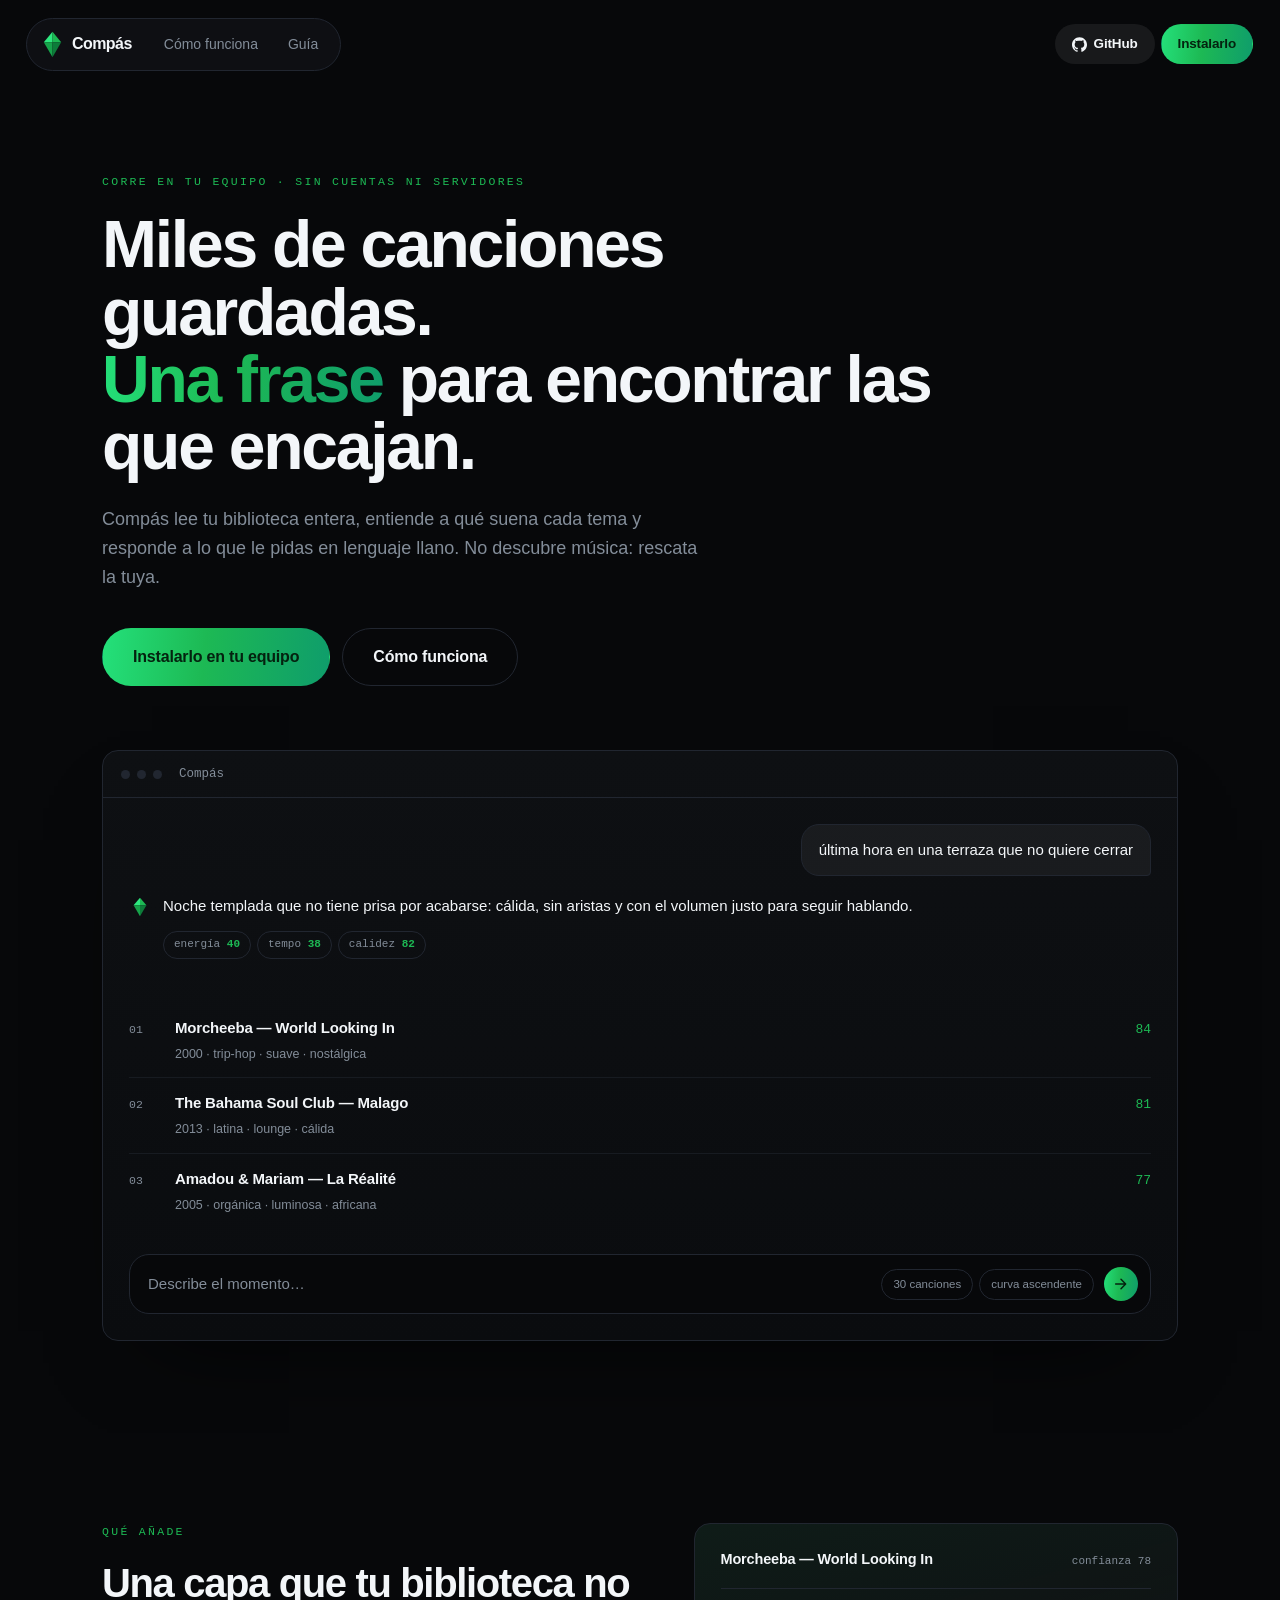
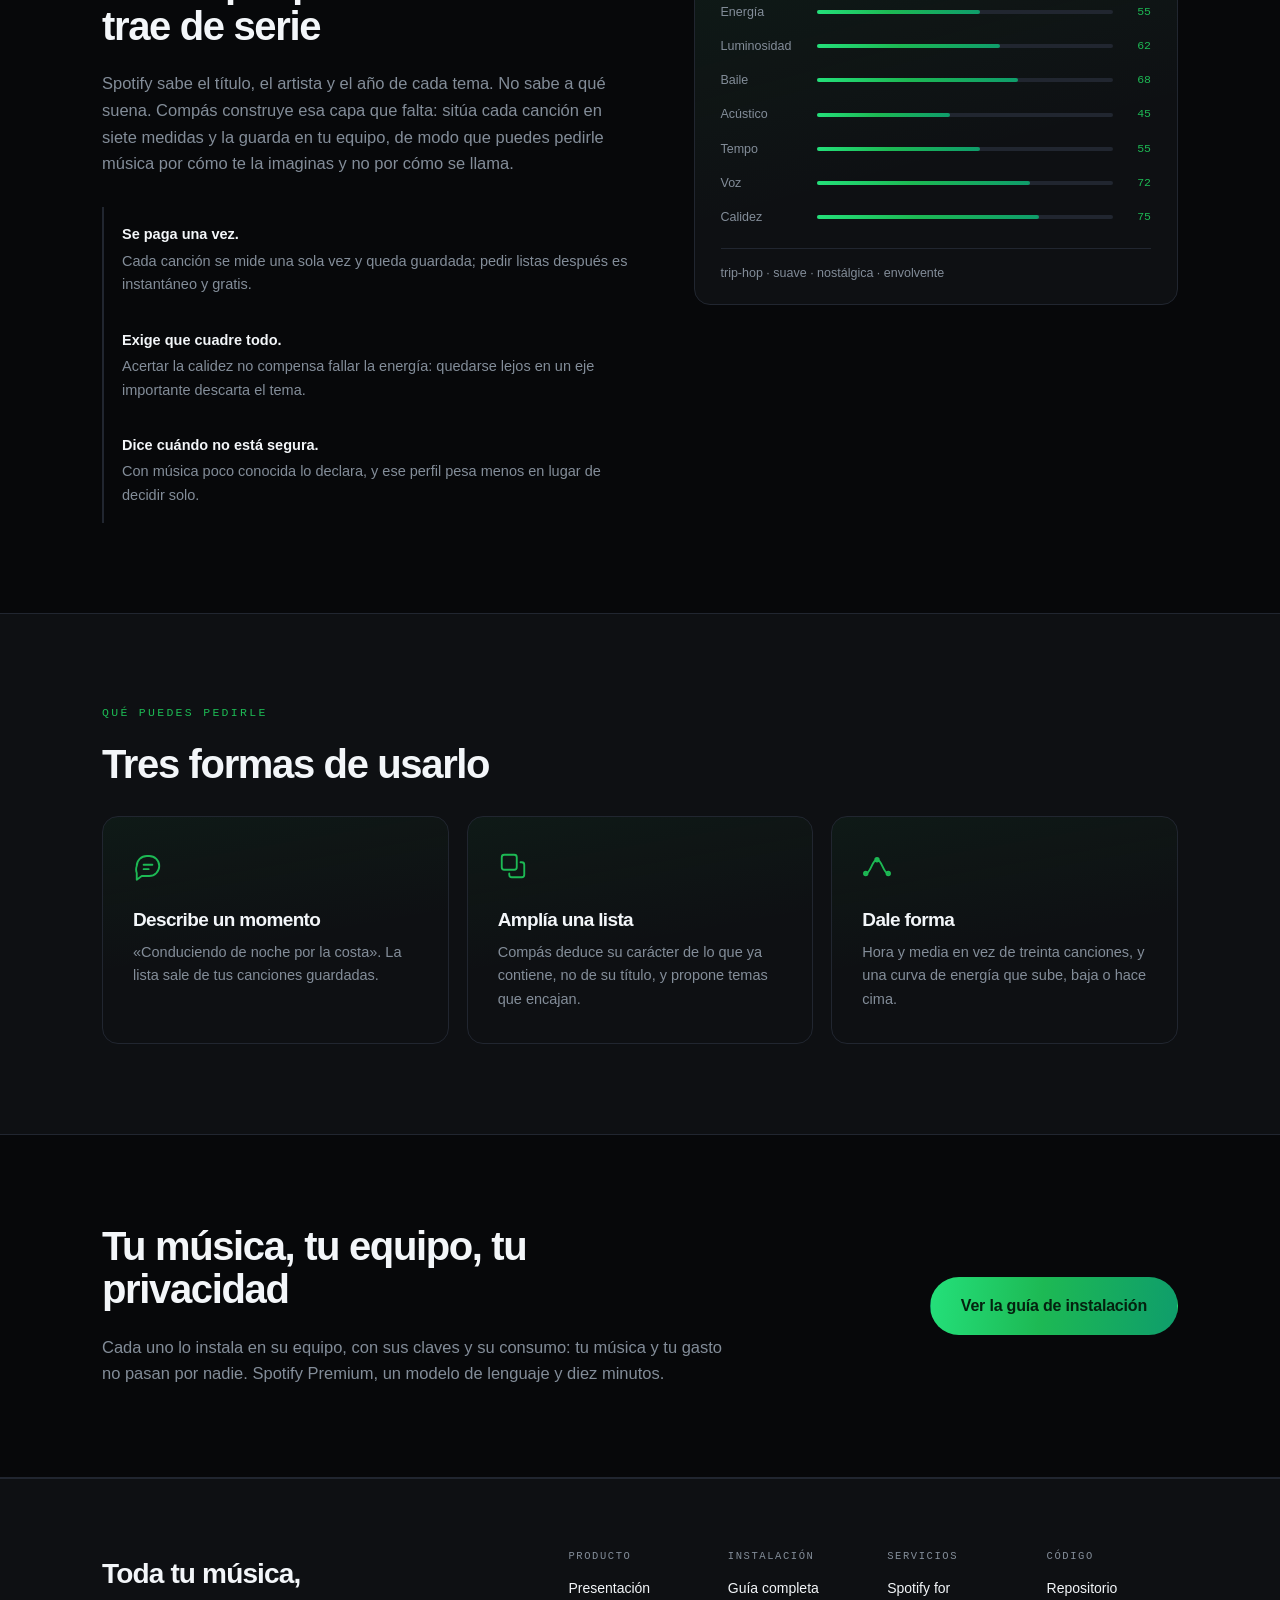
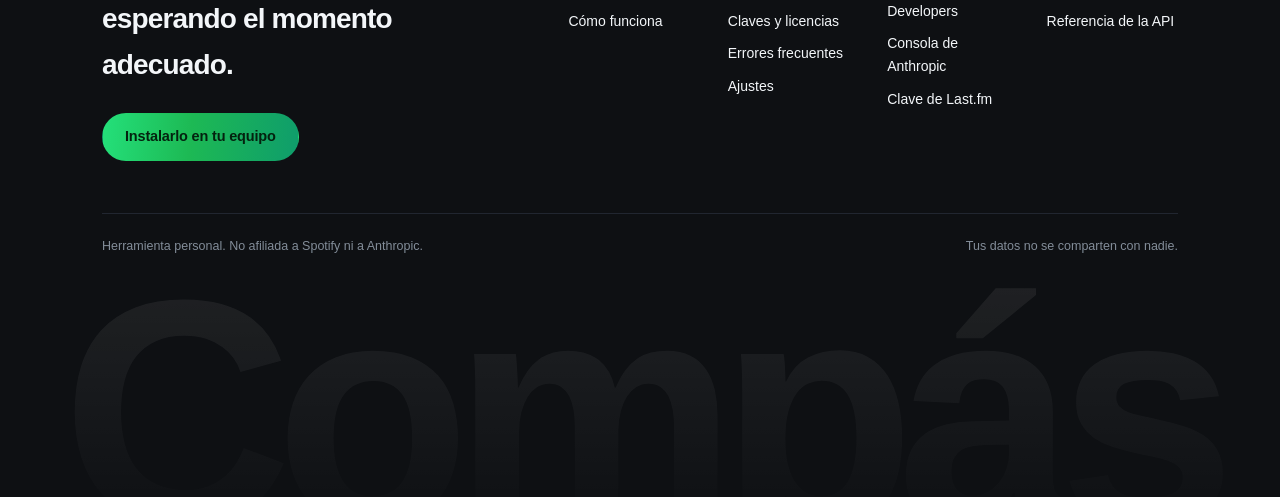
<file: docs/index.html>
<!doctype html>
<html lang="es">
<head>
  <meta charset="utf-8">
  <meta name="viewport" content="width=device-width, initial-scale=1">
  <title>Compás — playlists por momento</title>
  <meta name="description" content="Playlists por momento a partir de tu propia biblioteca de Spotify. Software local.">
  <link rel="icon" href="static/favicon.svg" type="image/svg+xml">
  <link rel="mask-icon" href="static/favicon.svg" color="#1db954">
  <link rel="stylesheet" href="static/style.css">
</head>
<body>




<header class="chrome">
  <div class="pill pill-nav">
    <a class="brand" href="index.html">
      <svg class="mark " viewBox="0 0 24 34" aria-hidden="true">
  <polygon class="f-nw" points="12,1 1,14 12,14"></polygon>
  <polygon class="f-ne" points="12,1 23,14 12,14"></polygon>
  <polygon class="f-sw" points="1,14 12,33 12,14"></polygon>
  <polygon class="f-se" points="23,14 12,33 12,14"></polygon>
</svg>
      <span class="brand-name">Compás</span>
    </a>
    <nav class="links" id="navlinks">
      <a href="metodo.html" class="">Cómo funciona</a>
      <a href="guia.html" class="">Guía</a>
      
    </nav>

    <button id="burger" class="burger" type="button"
            aria-label="Menú" aria-expanded="false" aria-controls="navlinks">
      <span></span><span></span><span></span>
    </button>
  </div>

  
  
  <div class="pill pill-naked">
    <a class="btn btn-flat btn-sm" href="https://github.com/pclavellmaso/spotify-playlist-gen"
       target="_blank" rel="noopener"><svg class="ico" viewBox="0 0 24 24" aria-hidden="true"><path d="M12 .297c-6.63 0-12 5.373-12 12 0 5.303 3.438 9.8 8.205 11.385.6.113.82-.258.82-.577 0-.285-.01-1.04-.015-2.04-3.338.724-4.042-1.61-4.042-1.61C4.422 18.07 3.633 17.7 3.633 17.7c-1.087-.744.084-.729.084-.729 1.205.084 1.838 1.236 1.838 1.236 1.07 1.835 2.809 1.305 3.495.998.108-.776.417-1.305.76-1.605-2.665-.3-5.466-1.332-5.466-5.93 0-1.31.465-2.38 1.235-3.22-.135-.303-.54-1.523.105-3.176 0 0 1.005-.322 3.3 1.23.96-.267 1.98-.399 3-.405 1.02.006 2.04.138 3 .405 2.28-1.552 3.285-1.23 3.285-1.23.645 1.653.24 2.873.12 3.176.765.84 1.23 1.91 1.23 3.22 0 4.61-2.805 5.625-5.475 5.92.42.36.81 1.096.81 2.22 0 1.606-.015 2.896-.015 3.286 0 .315.21.69.825.57C20.565 22.092 24 17.592 24 12.297c0-6.627-5.373-12-12-12"/></svg>GitHub</a>
    <a class="btn btn-primary btn-sm" href="guia.html">Instalarlo</a>
  </div>
  
</header>


<section class="hero">
  <div class="hero-glow" aria-hidden="true"></div>
  <div class="wrap hero-inner">
    <p class="eyebrow">Corre en tu equipo · Sin cuentas ni servidores</p>
    <h1 class="display">
      Miles de canciones guardadas.<br>
      <span class="grad">Una frase</span> para encontrar las que encajan.
    </h1>
    <p class="lead">
      Compás lee tu biblioteca entera, entiende a qué suena cada tema y responde
      a lo que le pidas en lenguaje llano. No descubre música: rescata la tuya.
    </p>
    <div class="hero-actions">
      <a href="guia.html" class="btn btn-primary btn-lg">
        Instalarlo en tu equipo
      </a>
      <a href="metodo.html" class="btn btn-flat btn-lg">Cómo funciona</a>
    </div>

    <div class="demo">
      <div class="demo-head">
        <span class="dot"></span><span class="dot"></span><span class="dot"></span>
        <span class="demo-title">Compás</span>
      </div>
      <div class="demo-body">
        <div class="msg msg-you">
          <div class="bubble">última hora en una terraza que no quiere cerrar</div>
        </div>
        <div class="msg msg-bot">
          <span class="avatar"><svg class="mark " viewBox="0 0 24 34" aria-hidden="true">
  <polygon class="f-nw" points="12,1 1,14 12,14"></polygon>
  <polygon class="f-ne" points="12,1 23,14 12,14"></polygon>
  <polygon class="f-sw" points="1,14 12,33 12,14"></polygon>
  <polygon class="f-se" points="23,14 12,33 12,14"></polygon>
</svg></span>
          <div class="bubble">
            Noche templada que no tiene prisa por acabarse: cálida, sin
            aristas y con el volumen justo para seguir hablando.
            <div class="axes">
              <span class="axis">energía <b>40</b></span>
              <span class="axis">tempo <b>38</b></span>
              <span class="axis">calidez <b>82</b></span>
            </div>
          </div>
        </div>

        <ol class="tracks demo-tracks">
          <li>
            <div>
              <div class="track-title">Morcheeba — World Looking In</div>
              <div class="track-meta">2000 · trip-hop · suave · nostálgica</div>
            </div>
            <span class="score">84</span>
          </li>
          <li>
            <div>
              <div class="track-title">The Bahama Soul Club — Malago</div>
              <div class="track-meta">2013 · latina · lounge · cálida</div>
            </div>
            <span class="score">81</span>
          </li>
          <li>
            <div>
              <div class="track-title">Amadou &amp; Mariam — La Réalité</div>
              <div class="track-meta">2005 · orgánica · luminosa · africana</div>
            </div>
            <span class="score">77</span>
          </li>
        </ol>
      </div>

      <div class="demo-composer">
        <span class="demo-caret">Describe el momento…</span>
        <span class="demo-knobs">
          <span class="knob-ghost">30 canciones</span>
          <span class="knob-ghost">curva ascendente</span>
        </span>
        <span class="demo-send">
          <svg viewBox="0 0 24 24" aria-hidden="true"><path d="M4 12h13M12 5l7 7-7 7"/></svg>
        </span>
      </div>
    </div>
  </div>
</section>

<section class="band">
  <div class="wrap capa">
    <div class="capa-texto">
      <p class="eyebrow">Qué añade</p>
      <h2 class="band-title">Una capa que tu biblioteca no trae de serie</h2>
      <p class="band-lead">
        Spotify sabe el título, el artista y el año de cada tema. No sabe a qué
        suena. Compás construye esa capa que falta: sitúa cada canción en siete
        medidas y la guarda en tu equipo, de modo que puedes pedirle música por
        cómo te la imaginas y no por cómo se llama.
      </p>
      <ul class="capa-puntos">
        <li><b>Se paga una vez.</b> Cada canción se mide una sola vez y queda guardada; pedir listas después es instantáneo y gratis.</li>
        <li><b>Exige que cuadre todo.</b> Acertar la calidez no compensa fallar la energía: quedarse lejos en un eje importante descarta el tema.</li>
        <li><b>Dice cuándo no está segura.</b> Con música poco conocida lo declara, y ese perfil pesa menos en lugar de decidir solo.</li>
      </ul>
    </div>

    <figure class="perfil">
      <figcaption>
        <span class="perfil-tema">Morcheeba — World Looking In</span>
        <span class="perfil-conf">confianza 78</span>
      </figcaption>
      <div class="perfil-ejes">
        <div class="pe"><span>Energía</span><i style="--v:55%"></i><b>55</b></div>
        <div class="pe"><span>Luminosidad</span><i style="--v:62%"></i><b>62</b></div>
        <div class="pe"><span>Baile</span><i style="--v:68%"></i><b>68</b></div>
        <div class="pe"><span>Acústico</span><i style="--v:45%"></i><b>45</b></div>
        <div class="pe"><span>Tempo</span><i style="--v:55%"></i><b>55</b></div>
        <div class="pe"><span>Voz</span><i style="--v:72%"></i><b>72</b></div>
        <div class="pe"><span>Calidez</span><i style="--v:75%"></i><b>75</b></div>
      </div>
      <p class="perfil-pie">trip-hop · suave · nostálgica · envolvente</p>
    </figure>
  </div>
</section>

<section class="band band-quiet">
  <div class="wrap">
    <p class="eyebrow">Qué puedes pedirle</p>
    <h2 class="band-title">Tres formas de usarlo</h2>
    <div class="usos">
      <article class="uso">
        <svg class="ico ico-xl ico-line" viewBox="0 0 24 24" aria-hidden="true"><path d="M21 12a8 8 0 0 1-8 8H7l-4 3v-5.4A8 8 0 0 1 3 12a8 8 0 0 1 8-8h2a8 8 0 0 1 8 8z"/><path d="M8.5 11h7M8.5 14.5h4"/>
</svg>
        <h3>Describe un momento</h3>
        <p>
          «Conduciendo de noche por la costa». La lista sale de tus canciones
          guardadas.
        </p>
      </article>
      <article class="uso">
        <svg class="ico ico-xl ico-line" viewBox="0 0 24 24" aria-hidden="true"><rect x="3" y="3" width="12" height="12" rx="2"/><path d="M9 18v1a2 2 0 0 0 2 2h8a2 2 0 0 0 2-2v-8a2 2 0 0 0-2-2h-1"/>
</svg>
        <h3>Amplía una lista</h3>
        <p>
          Compás deduce su carácter de lo que ya contiene, no de su título, y
          propone temas que encajan.
        </p>
      </article>
      <article class="uso">
        <svg class="ico ico-xl ico-line" viewBox="0 0 24 24" aria-hidden="true"><path d="M3 18c4 0 5-11 9-11s5 11 9 11"/><circle cx="3" cy="18" r="1.4"/><circle cx="12" cy="7" r="1.4"/><circle cx="21" cy="18" r="1.4"/>
</svg>
        <h3>Dale forma</h3>
        <p>
          Hora y media en vez de treinta canciones, y una curva de energía que
          sube, baja o hace cima.
        </p>
      </article>
    </div>
  </div>
</section>

<section class="band band-cta">
  <div class="wrap cta-inner">
    <div>
      <h2 class="band-title">Tu música, tu equipo, tu privacidad</h2>
      <p class="band-lead">
        Cada uno lo instala en su equipo, con sus claves y su consumo: tu música y
        tu gasto no pasan por nadie. Spotify Premium, un modelo de lenguaje y diez
        minutos.
      </p>
    </div>
    <a href="guia.html" class="btn btn-primary btn-lg">Ver la guía de instalación</a>
  </div>
</section>


<footer class="footer">
  <div class="wrap">
    <div class="footer-top">
      <div class="footer-lead">
        <p class="footer-claim">
          Toda tu música,<br>
          esperando el momento adecuado.
        </p>
        <a href="guia.html" class="btn btn-primary">
          Instalarlo en tu equipo
        </a>
      </div>
      <div class="footer-cols">
        <div>
          <h4>Producto</h4>
          <a href="index.html">Presentación</a>
          <a href="metodo.html">Cómo funciona</a>
          
        </div>
        <div>
          <h4>Instalación</h4>
          <a href="guia.html">Guía completa</a>
          <a href="guia.html#claves">Claves y licencias</a>
          <a href="guia.html#problemas">Errores frecuentes</a>
          <a href="guia.html#instalar">Ajustes</a>
        </div>
        <div>
          <h4>Servicios</h4>
          <a href="https://developer.spotify.com/dashboard" target="_blank" rel="noopener">Spotify for Developers</a>
          <a href="https://console.anthropic.com" target="_blank" rel="noopener">Consola de Anthropic</a>
          <a href="https://www.last.fm/api/account/create" target="_blank" rel="noopener">Clave de Last.fm</a>
        </div>
        <div>
          <h4>Código</h4>
          <a href="https://github.com/pclavellmaso/spotify-playlist-gen" target="_blank" rel="noopener">Repositorio</a>
          <a href="https://github.com/pclavellmaso/spotify-playlist-gen" target="_blank">Referencia de la API</a>
        </div>
      </div>
    </div>

    <div class="footer-bottom">
      <span>Herramienta personal. No afiliada a Spotify ni a Anthropic.</span>
      <span>Tus datos no se comparten con nadie.</span>
    </div>
  </div>

  <div class="footer-wordmark" aria-hidden="true">Compás</div>
</footer>

<script src="static/menu.js"></script>

</body>
</html>
</file>
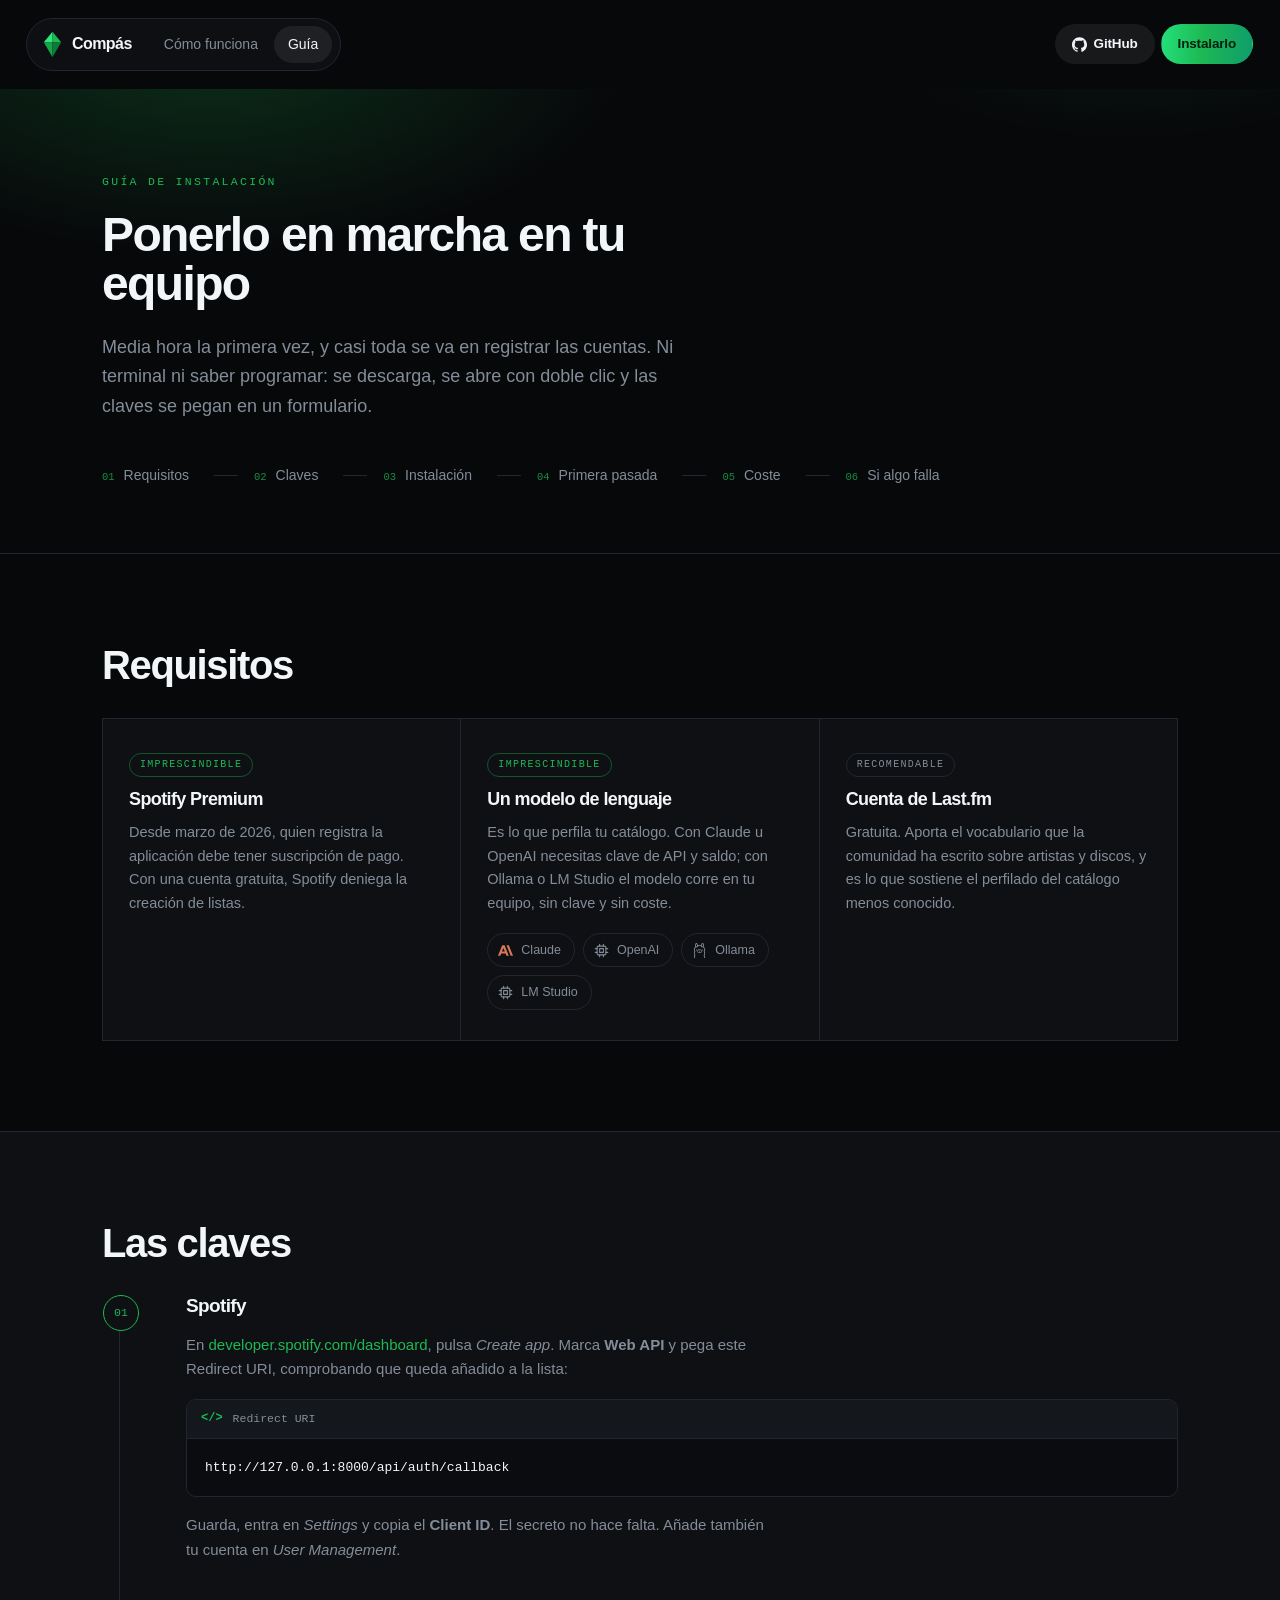
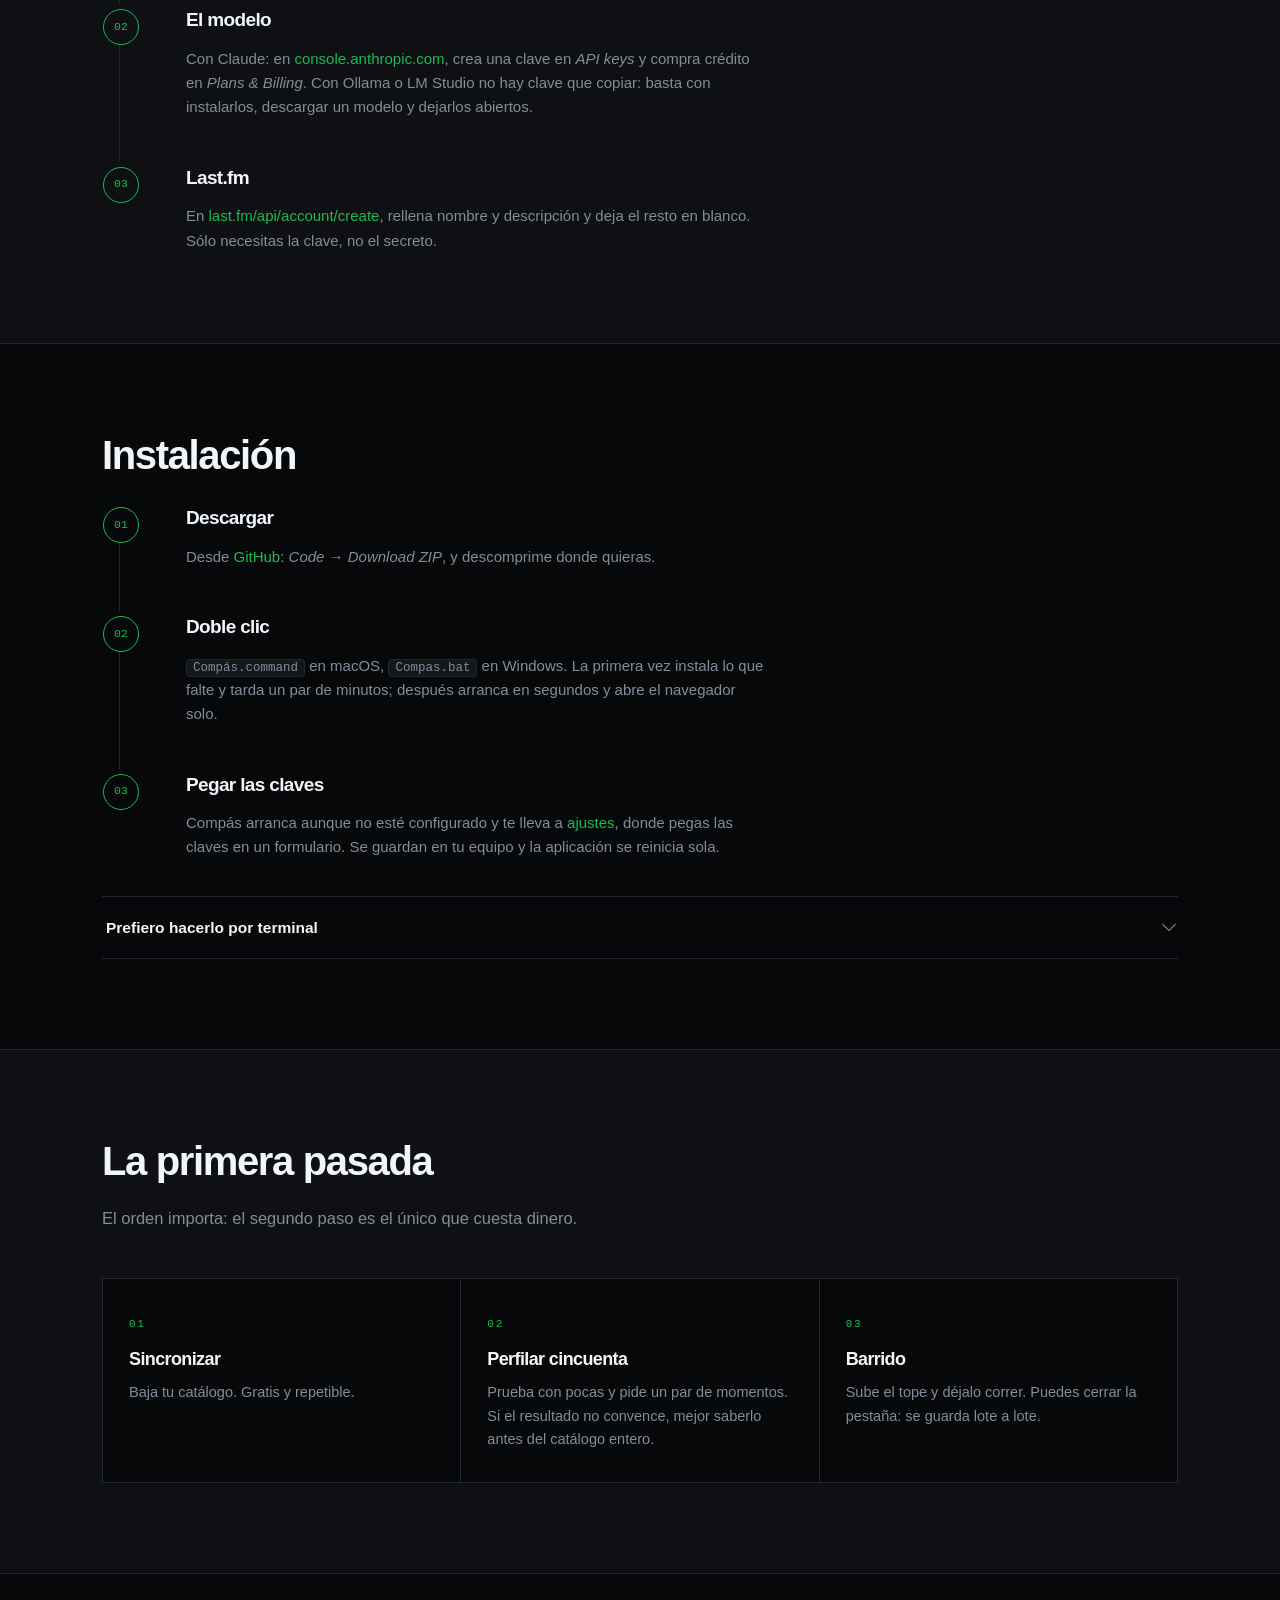
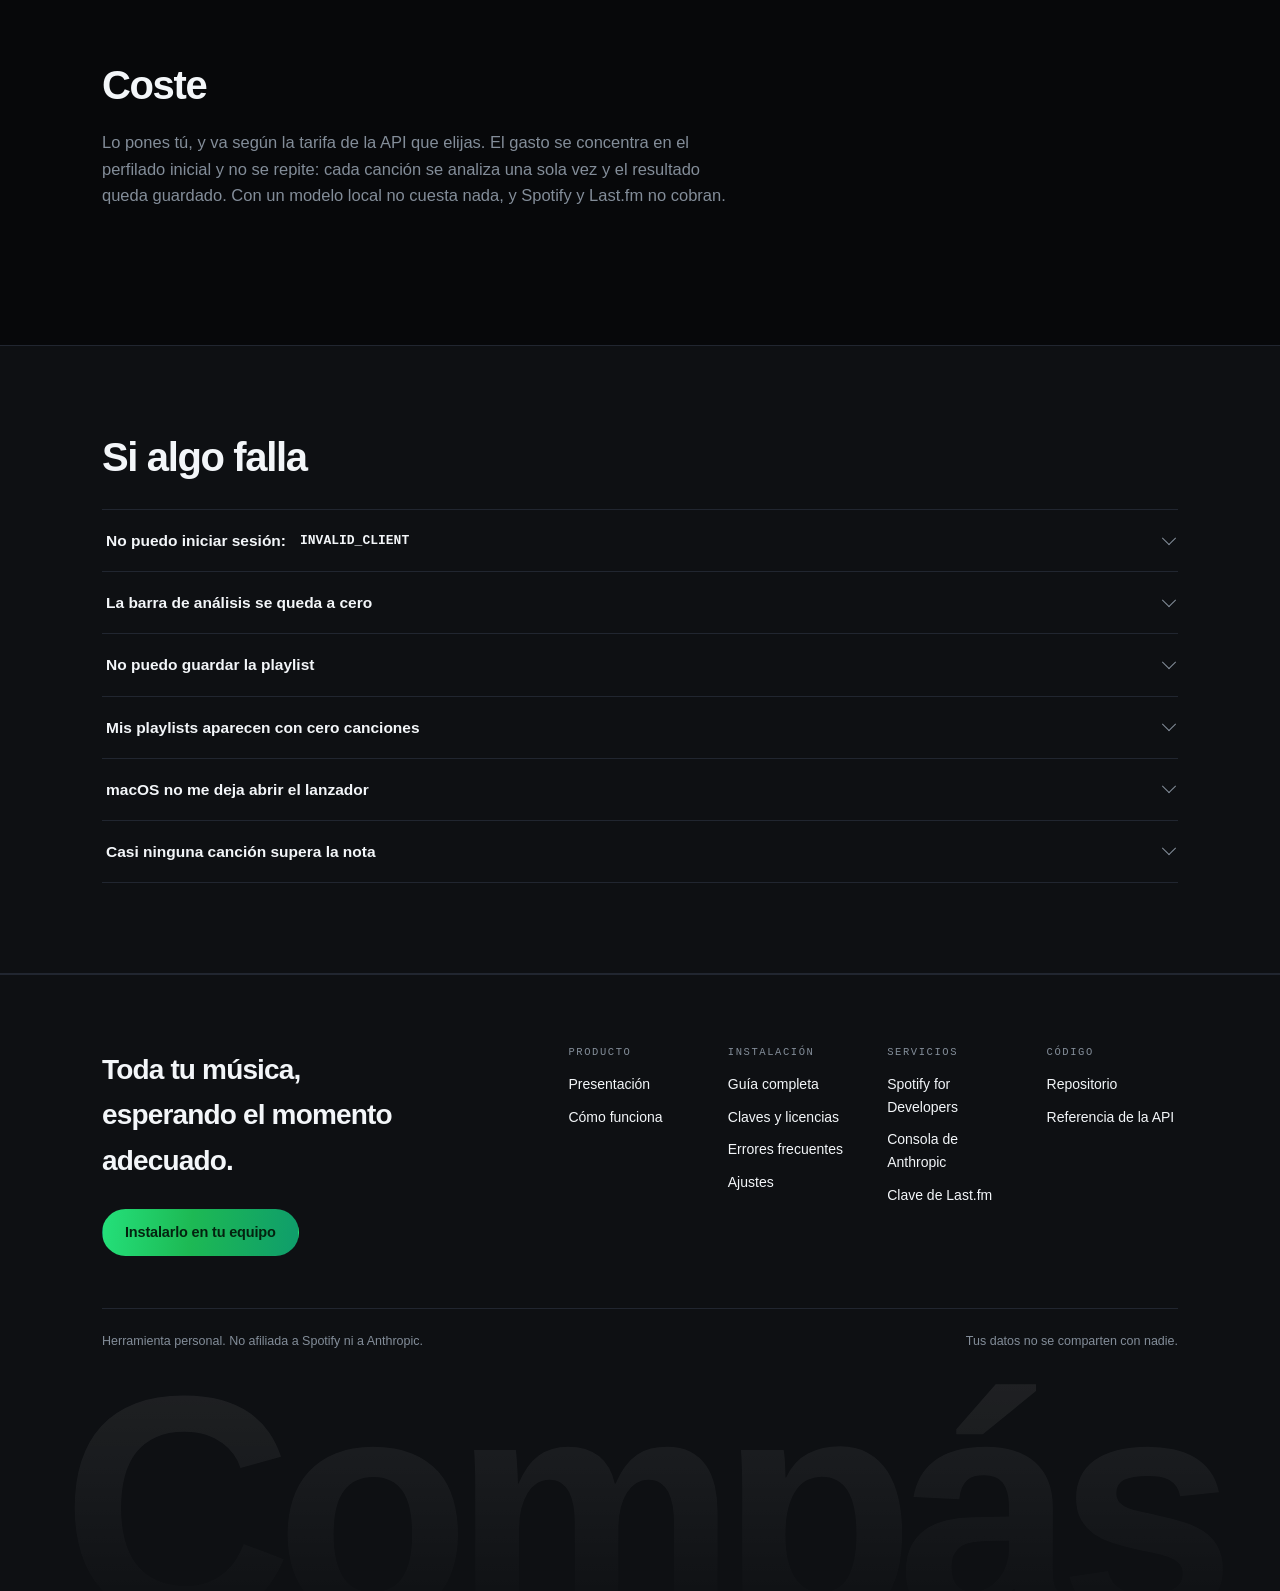
<file: docs/guia.html>
<!doctype html>
<html lang="es">
<head>
  <meta charset="utf-8">
  <meta name="viewport" content="width=device-width, initial-scale=1">
  <title>Guía de instalación — Compás</title>
  <meta name="description" content="Cómo ejecutar Compás en tu propio equipo: cuentas necesarias, claves de API e instalación.">
  <link rel="icon" href="static/favicon.svg" type="image/svg+xml">
  <link rel="mask-icon" href="static/favicon.svg" color="#1db954">
  <link rel="stylesheet" href="static/style.css">
</head>
<body>




<header class="chrome">
  <div class="pill pill-nav">
    <a class="brand" href="index.html">
      <svg class="mark " viewBox="0 0 24 34" aria-hidden="true">
  <polygon class="f-nw" points="12,1 1,14 12,14"></polygon>
  <polygon class="f-ne" points="12,1 23,14 12,14"></polygon>
  <polygon class="f-sw" points="1,14 12,33 12,14"></polygon>
  <polygon class="f-se" points="23,14 12,33 12,14"></polygon>
</svg>
      <span class="brand-name">Compás</span>
    </a>
    <nav class="links" id="navlinks">
      <a href="metodo.html" class="">Cómo funciona</a>
      <a href="guia.html" class="on">Guía</a>
      
    </nav>

    <button id="burger" class="burger" type="button"
            aria-label="Menú" aria-expanded="false" aria-controls="navlinks">
      <span></span><span></span><span></span>
    </button>
  </div>

  
  
  <div class="pill pill-naked">
    <a class="btn btn-flat btn-sm" href="https://github.com/pclavellmaso/spotify-playlist-gen"
       target="_blank" rel="noopener"><svg class="ico" viewBox="0 0 24 24" aria-hidden="true"><path d="M12 .297c-6.63 0-12 5.373-12 12 0 5.303 3.438 9.8 8.205 11.385.6.113.82-.258.82-.577 0-.285-.01-1.04-.015-2.04-3.338.724-4.042-1.61-4.042-1.61C4.422 18.07 3.633 17.7 3.633 17.7c-1.087-.744.084-.729.084-.729 1.205.084 1.838 1.236 1.838 1.236 1.07 1.835 2.809 1.305 3.495.998.108-.776.417-1.305.76-1.605-2.665-.3-5.466-1.332-5.466-5.93 0-1.31.465-2.38 1.235-3.22-.135-.303-.54-1.523.105-3.176 0 0 1.005-.322 3.3 1.23.96-.267 1.98-.399 3-.405 1.02.006 2.04.138 3 .405 2.28-1.552 3.285-1.23 3.285-1.23.645 1.653.24 2.873.12 3.176.765.84 1.23 1.91 1.23 3.22 0 4.61-2.805 5.625-5.475 5.92.42.36.81 1.096.81 2.22 0 1.606-.015 2.896-.015 3.286 0 .315.21.69.825.57C20.565 22.092 24 17.592 24 12.297c0-6.627-5.373-12-12-12"/></svg>GitHub</a>
    <a class="btn btn-primary btn-sm" href="guia.html">Instalarlo</a>
  </div>
  
</header>


<section class="pagehead">
  <div class="hero-glow" aria-hidden="true"></div>
  <div class="wrap">
    <p class="eyebrow">Guía de instalación</p>
    <h1 class="display sm">Ponerlo en marcha en tu equipo</h1>
    <p class="lead">
      Media hora la primera vez, y casi toda se va en registrar las cuentas. Ni
      terminal ni saber programar: se descarga, se abre con doble clic y las
      claves se pegan en un formulario.
    </p>
    <nav class="toc">
      <a href="#requisitos" data-n="01">Requisitos</a>
      <a href="#claves" data-n="02">Claves</a>
      <a href="#instalar" data-n="03">Instalación</a>
      <a href="#primera" data-n="04">Primera pasada</a>
      <a href="#coste" data-n="05">Coste</a>
      <a href="#problemas" data-n="06">Si algo falla</a>
    </nav>
  </div>
</section>

<section id="requisitos" class="band">
  <div class="wrap">
    <h2 class="band-title">Requisitos</h2>
    <ul class="reqs">
      <li>
        <span class="req-tag req-need">Imprescindible</span>
        <h3>Spotify Premium</h3>
        <p>
          Desde marzo de 2026, quien registra la aplicación debe tener
          suscripción de pago. Con una cuenta gratuita, Spotify deniega la
          creación de listas.
        </p>
      </li>
      <li>
        <span class="req-tag req-need">Imprescindible</span>
        <h3>Un modelo de lenguaje</h3>
        <p>
          Es lo que perfila tu catálogo. Con Claude u OpenAI necesitas clave de
          API y saldo; con Ollama o LM Studio el modelo corre en tu equipo, sin
          clave y sin coste.
        </p>
        <div class="provs">
          <span class="prov prov-claude"><svg class="ico" viewBox="0 0 24 24" aria-hidden="true"><path d="M17.3041 3.541h-3.6718l6.696 16.918H24Zm-10.6082 0L0 20.459h3.7442l1.3693-3.5527h7.0052l1.3693 3.5528h3.7442L10.5363 3.5409Zm-.3712 10.2232 2.2914-5.9456 2.2914 5.9456Z"/></svg><span>Claude</span></span>
          <span class="prov prov-openai"><svg class="ico ico-line" viewBox="0 0 24 24" aria-hidden="true">
  <rect x="5" y="5" width="14" height="14" rx="2"/><rect x="9" y="9" width="6" height="6"/>
  <path d="M9 2v3M15 2v3M9 19v3M15 19v3M2 9h3M2 15h3M19 9h3M19 15h3"/>
</svg><span>OpenAI</span></span>
          <span class="prov prov-ollama"><svg class="ico" viewBox="0 0 24 24" aria-hidden="true"><path d="M16.361 10.26a.894.894 0 0 0-.558.47l-.072.148.001.207c0 .193.004.217.059.353.076.193.152.312.291.448.24.238.51.3.872.205a.86.86 0 0 0 .517-.436.752.752 0 0 0 .08-.498c-.064-.453-.33-.782-.724-.897a1.06 1.06 0 0 0-.466 0zm-9.203.005c-.305.096-.533.32-.65.639a1.187 1.187 0 0 0-.06.52c.057.309.31.59.598.667.362.095.632.033.872-.205.14-.136.215-.255.291-.448.055-.136.059-.16.059-.353l.001-.207-.072-.148a.894.894 0 0 0-.565-.472 1.02 1.02 0 0 0-.474.007Zm4.184 2c-.131.071-.223.25-.195.383.031.143.157.288.353.407.105.063.112.072.117.136.004.038-.01.146-.029.243-.02.094-.036.194-.036.222.002.074.07.195.143.253.064.052.076.054.255.059.164.005.198.001.264-.03.169-.082.212-.234.15-.525-.052-.243-.042-.28.087-.355.137-.08.281-.219.324-.314a.365.365 0 0 0-.175-.48.394.394 0 0 0-.181-.033c-.126 0-.207.03-.355.124l-.085.053-.053-.032c-.219-.13-.259-.145-.391-.143a.396.396 0 0 0-.193.032zm.39-2.195c-.373.036-.475.05-.654.086-.291.06-.68.195-.951.328-.94.46-1.589 1.226-1.787 2.114-.04.176-.045.234-.045.53 0 .294.005.357.043.524.264 1.16 1.332 2.017 2.714 2.173.3.033 1.596.033 1.896 0 1.11-.125 2.064-.727 2.493-1.571.114-.226.169-.372.22-.602.039-.167.044-.23.044-.523 0-.297-.005-.355-.045-.531-.288-1.29-1.539-2.304-3.072-2.497a6.873 6.873 0 0 0-.855-.031zm.645.937a3.283 3.283 0 0 1 1.44.514c.223.148.537.458.671.662.166.251.26.508.303.82.02.143.01.251-.043.482-.08.345-.332.705-.672.957a3.115 3.115 0 0 1-.689.348c-.382.122-.632.144-1.525.138-.582-.006-.686-.01-.853-.042-.57-.107-1.022-.334-1.35-.68-.264-.28-.385-.535-.45-.946-.03-.192.025-.509.137-.776.136-.326.488-.73.836-.963.403-.269.934-.46 1.422-.512.187-.02.586-.02.773-.002zm-5.503-11a1.653 1.653 0 0 0-.683.298C5.617.74 5.173 1.666 4.985 2.819c-.07.436-.119 1.04-.119 1.503 0 .544.064 1.24.155 1.721.02.107.031.202.023.208a8.12 8.12 0 0 1-.187.152 5.324 5.324 0 0 0-.949 1.02 5.49 5.49 0 0 0-.94 2.339 6.625 6.625 0 0 0-.023 1.357c.091.78.325 1.438.727 2.04l.13.195-.037.064c-.269.452-.498 1.105-.605 1.732-.084.496-.095.629-.095 1.294 0 .67.009.803.088 1.266.095.555.288 1.143.503 1.534.071.128.243.393.264.407.007.003-.014.067-.046.141a7.405 7.405 0 0 0-.548 1.873c-.062.417-.071.552-.071.991 0 .56.031.832.148 1.279L3.42 24h1.478l-.05-.091c-.297-.552-.325-1.575-.068-2.597.117-.472.25-.819.498-1.296l.148-.29v-.177c0-.165-.003-.184-.057-.293a.915.915 0 0 0-.194-.25 1.74 1.74 0 0 1-.385-.543c-.424-.92-.506-2.286-.208-3.451.124-.486.329-.918.544-1.154a.787.787 0 0 0 .223-.531c0-.195-.07-.355-.224-.522a3.136 3.136 0 0 1-.817-1.729c-.14-.96.114-2.005.69-2.834.563-.814 1.353-1.336 2.237-1.475.199-.033.57-.028.776.01.226.04.367.028.512-.041.179-.085.268-.19.374-.431.093-.215.165-.333.36-.576.234-.29.46-.489.822-.729.413-.27.884-.467 1.352-.561.17-.035.25-.04.569-.04.319 0 .398.005.569.04a4.07 4.07 0 0 1 1.914.997c.117.109.398.457.488.602.034.057.095.177.132.267.105.241.195.346.374.43.14.068.286.082.503.045.343-.058.607-.053.943.016 1.144.23 2.14 1.173 2.581 2.437.385 1.108.276 2.267-.296 3.153-.097.15-.193.27-.333.419-.301.322-.301.722-.001 1.053.493.539.801 1.866.708 3.036-.062.772-.26 1.463-.533 1.854a2.096 2.096 0 0 1-.224.258.916.916 0 0 0-.194.25c-.054.109-.057.128-.057.293v.178l.148.29c.248.476.38.823.498 1.295.253 1.008.231 2.01-.059 2.581a.845.845 0 0 0-.044.098c0 .006.329.009.732.009h.73l.02-.074.036-.134c.019-.076.057-.3.088-.516.029-.217.029-1.016 0-1.258-.11-.875-.295-1.57-.597-2.226-.032-.074-.053-.138-.046-.141.008-.005.057-.074.108-.152.376-.569.607-1.284.724-2.228.031-.26.031-1.378 0-1.628-.083-.645-.182-1.082-.348-1.525a6.083 6.083 0 0 0-.329-.7l-.038-.064.131-.194c.402-.604.636-1.262.727-2.04a6.625 6.625 0 0 0-.024-1.358 5.512 5.512 0 0 0-.939-2.339 5.325 5.325 0 0 0-.95-1.02 8.097 8.097 0 0 1-.186-.152.692.692 0 0 1 .023-.208c.208-1.087.201-2.443-.017-3.503-.19-.924-.535-1.658-.98-2.082-.354-.338-.716-.482-1.15-.455-.996.059-1.8 1.205-2.116 3.01a6.805 6.805 0 0 0-.097.726c0 .036-.007.066-.015.066a.96.96 0 0 1-.149-.078A4.857 4.857 0 0 0 12 3.03c-.832 0-1.687.243-2.456.698a.958.958 0 0 1-.148.078c-.008 0-.015-.03-.015-.066a6.71 6.71 0 0 0-.097-.725C8.997 1.392 8.337.319 7.46.048a2.096 2.096 0 0 0-.585-.041Zm.293 1.402c.248.197.523.759.682 1.388.03.113.06.244.069.292.007.047.026.152.041.233.067.365.098.76.102 1.24l.002.475-.12.175-.118.178h-.278c-.324 0-.646.041-.954.124l-.238.06c-.033.007-.038-.003-.057-.144a8.438 8.438 0 0 1 .016-2.323c.124-.788.413-1.501.696-1.711.067-.05.079-.049.157.013zm9.825-.012c.17.126.358.46.498.888.28.854.36 2.028.212 3.145-.019.14-.024.151-.057.144l-.238-.06a3.693 3.693 0 0 0-.954-.124h-.278l-.119-.178-.119-.175.002-.474c.004-.669.066-1.19.214-1.772.157-.623.434-1.185.68-1.382.078-.062.09-.063.159-.012z"/></svg><span>Ollama</span></span>
          <span class="prov prov-local"><svg class="ico ico-line" viewBox="0 0 24 24" aria-hidden="true">
  <rect x="5" y="5" width="14" height="14" rx="2"/><rect x="9" y="9" width="6" height="6"/>
  <path d="M9 2v3M15 2v3M9 19v3M15 19v3M2 9h3M2 15h3M19 9h3M19 15h3"/>
</svg><span>LM Studio</span></span>
        </div>
      </li>
      <li>
        <span class="req-tag req-opt">Recomendable</span>
        <h3>Cuenta de Last.fm</h3>
        <p>
          Gratuita. Aporta el vocabulario que la comunidad ha escrito sobre
          artistas y discos, y es lo que sostiene el perfilado del catálogo menos
          conocido.
        </p>
      </li>
    </ul>
  </div>
</section>

<section id="claves" class="band band-quiet">
  <div class="wrap">
    <h2 class="band-title">Las claves</h2>
    <ol class="setup-list">
      <li>
        <h3>Spotify</h3>
        <p>
          En <a href="https://developer.spotify.com/dashboard" target="_blank" rel="noopener">developer.spotify.com/dashboard</a>,
          pulsa <em>Create app</em>. Marca <strong>Web API</strong> y pega este
          Redirect URI, comprobando que queda añadido a la lista:
        </p>
        <div class="codebox">
  <div class="codebox-head"><span class="chev">&lt;/&gt;</span><span>Redirect URI</span></div>
  <pre><code>http://127.0.0.1:8000/api/auth/callback</code></pre>
</div>
        <p>
          Guarda, entra en <em>Settings</em> y copia el <strong>Client ID</strong>.
          El secreto no hace falta. Añade también tu cuenta en
          <em>User Management</em>.
        </p>
      </li>
      <li>
        <h3>El modelo</h3>
        <p>
          Con Claude: en <a href="https://console.anthropic.com" target="_blank" rel="noopener">console.anthropic.com</a>,
          crea una clave en <em>API keys</em> y compra crédito en
          <em>Plans &amp; Billing</em>. Con Ollama o LM Studio no hay clave que
          copiar: basta con instalarlos, descargar un modelo y dejarlos abiertos.
        </p>
      </li>
      <li>
        <h3>Last.fm</h3>
        <p>
          En <a href="https://www.last.fm/api/account/create" target="_blank" rel="noopener">last.fm/api/account/create</a>,
          rellena nombre y descripción y deja el resto en blanco. Sólo necesitas
          la clave, no el secreto.
        </p>
      </li>
    </ol>
  </div>
</section>

<section id="instalar" class="band">
  <div class="wrap">
    <h2 class="band-title">Instalación</h2>
    <ol class="setup-list">
      <li>
        <h3>Descargar</h3>
        <p>
          Desde <a href="https://github.com/pclavellmaso/spotify-playlist-gen" target="_blank" rel="noopener">GitHub</a>:
          <em>Code</em> → <em>Download ZIP</em>, y descomprime donde quieras.
        </p>
      </li>
      <li>
        <h3>Doble clic</h3>
        <p>
          <code>Compás.command</code> en macOS, <code>Compas.bat</code> en
          Windows. La primera vez instala lo que falte y tarda un par de minutos;
          después arranca en segundos y abre el navegador solo.
        </p>
      </li>
      <li>
        <h3>Pegar las claves</h3>
        <p>
          Compás arranca aunque no esté configurado y te lleva a
          <a href="guia.html#instalar">ajustes</a>, donde pegas las claves en un
          formulario. Se guardan en tu equipo y la aplicación se reinicia sola.
        </p>
      </li>
    </ol>

    <details class="acc" style="margin-top:36px">
      <summary>Prefiero hacerlo por terminal</summary>
      <div class="acc-body">
        <div class="codebox">
  <div class="codebox-head"><span class="chev">&lt;/&gt;</span><span>bash</span></div>
  <pre><code>git clone https://github.com/pclavellmaso/spotify-playlist-gen
cd spotify-playlist-gen
uv venv --python 3.13 .venv
uv pip install --python .venv/bin/python -r requirements.txt
cp .env.example .env
./.venv/bin/python run.py</code></pre>
</div>
        <p style="margin-top:16px">
          Vale cualquier Python 3.10 o superior. En macOS 26 conviene
          <code>uv</code>, porque la compilación de Homebrew no permite crear
          entornos virtuales.
        </p>
      </div>
    </details>
  </div>
</section>

<section id="primera" class="band band-quiet">
  <div class="wrap">
    <h2 class="band-title">La primera pasada</h2>
    <p class="band-lead">
      El orden importa: el segundo paso es el único que cuesta dinero.
    </p>
    <div class="grid-3">
      <article class="step">
        <span class="step-num">01</span>
        <h3>Sincronizar</h3>
        <p>Baja tu catálogo. Gratis y repetible.</p>
      </article>
      <article class="step">
        <span class="step-num">02</span>
        <h3>Perfilar cincuenta</h3>
        <p>
          Prueba con pocas y pide un par de momentos. Si el resultado no
          convence, mejor saberlo antes del catálogo entero.
        </p>
      </article>
      <article class="step">
        <span class="step-num">03</span>
        <h3>Barrido</h3>
        <p>
          Sube el tope y déjalo correr. Puedes cerrar la pestaña: se guarda lote
          a lote.
        </p>
      </article>
    </div>
  </div>
</section>

<section id="coste" class="band">
  <div class="wrap">
    <h2 class="band-title">Coste</h2>
    <p class="band-lead">
      Lo pones tú, y va según la tarifa de la API que elijas. El gasto se
      concentra en el perfilado inicial y no se repite: cada canción se analiza
      una sola vez y el resultado queda guardado. Con un modelo local no cuesta
      nada, y Spotify y Last.fm no cobran.
    </p>
  </div>
</section>

<section id="problemas" class="band band-quiet">
  <div class="wrap">
    <h2 class="band-title">Si algo falla</h2>

    <details class="acc">
      <summary>No puedo iniciar sesión: <code>INVALID_CLIENT</code></summary>
      <div class="acc-body">
        <p>
          El Redirect URI del panel de Spotify no coincide exactamente con
          <code>http://127.0.0.1:8000/api/auth/callback</code>.
        </p>
        <p>
          Revisa que no ponga <code>localhost</code>, que no sobre una barra
          final y que esté añadido a la lista, no sólo escrito en el campo.
        </p>
      </div>
    </details>

    <details class="acc">
      <summary>La barra de análisis se queda a cero</summary>
      <div class="acc-body">
        <p>
          Casi siempre es falta de saldo en la cuenta del modelo. El aviso
          aparece en rojo dentro del panel de biblioteca.
        </p>
        <p>
          Con Ollama o LM Studio, comprueba que el programa esté abierto y con un
          modelo descargado.
        </p>
      </div>
    </details>

    <details class="acc">
      <summary>No puedo guardar la playlist</summary>
      <div class="acc-body">
        <p>
          Tu cuenta tiene que estar añadida en <em>User Management</em> del panel
          de Spotify y ser Premium.
        </p>
        <p>
          Si cumples ambas cosas, actualiza el proyecto: Spotify cambió varias
          rutas en febrero de 2026 y las versiones antiguas fallan con un error
          que parece de permisos.
        </p>
      </div>
    </details>

    <details class="acc">
      <summary>Mis playlists aparecen con cero canciones</summary>
      <div class="acc-body">
        <p>Mismo origen que el anterior. Actualiza el proyecto.</p>
      </div>
    </details>

    <details class="acc">
      <summary>macOS no me deja abrir el lanzador</summary>
      <div class="acc-body">
        <p>
          La primera vez el sistema bloquea los ficheros descargados de internet.
          Clic derecho sobre <code>Compás.command</code> → <em>Abrir</em> →
          <em>Abrir</em>. A partir de ahí, doble clic normal.
        </p>
      </div>
    </details>

    <details class="acc">
      <summary>Casi ninguna canción supera la nota</summary>
      <div class="acc-body">
        <p>
          No es un fallo: tu biblioteca no tiene música para ese momento. Baja la
          exigencia o pulsa <em>ampliar la búsqueda</em>, que relaja el listón por
          pasos y te enseña la nota de cada tema para que veas lo que cedes.
        </p>
      </div>
    </details>
  </div>
</section>


<footer class="footer">
  <div class="wrap">
    <div class="footer-top">
      <div class="footer-lead">
        <p class="footer-claim">
          Toda tu música,<br>
          esperando el momento adecuado.
        </p>
        <a href="guia.html" class="btn btn-primary">
          Instalarlo en tu equipo
        </a>
      </div>
      <div class="footer-cols">
        <div>
          <h4>Producto</h4>
          <a href="index.html">Presentación</a>
          <a href="metodo.html">Cómo funciona</a>
          
        </div>
        <div>
          <h4>Instalación</h4>
          <a href="guia.html">Guía completa</a>
          <a href="guia.html#claves">Claves y licencias</a>
          <a href="guia.html#problemas">Errores frecuentes</a>
          <a href="guia.html#instalar">Ajustes</a>
        </div>
        <div>
          <h4>Servicios</h4>
          <a href="https://developer.spotify.com/dashboard" target="_blank" rel="noopener">Spotify for Developers</a>
          <a href="https://console.anthropic.com" target="_blank" rel="noopener">Consola de Anthropic</a>
          <a href="https://www.last.fm/api/account/create" target="_blank" rel="noopener">Clave de Last.fm</a>
        </div>
        <div>
          <h4>Código</h4>
          <a href="https://github.com/pclavellmaso/spotify-playlist-gen" target="_blank" rel="noopener">Repositorio</a>
          <a href="https://github.com/pclavellmaso/spotify-playlist-gen" target="_blank">Referencia de la API</a>
        </div>
      </div>
    </div>

    <div class="footer-bottom">
      <span>Herramienta personal. No afiliada a Spotify ni a Anthropic.</span>
      <span>Tus datos no se comparten con nadie.</span>
    </div>
  </div>

  <div class="footer-wordmark" aria-hidden="true">Compás</div>
</footer>

<script src="static/menu.js"></script>

</body>
</html>
</file>
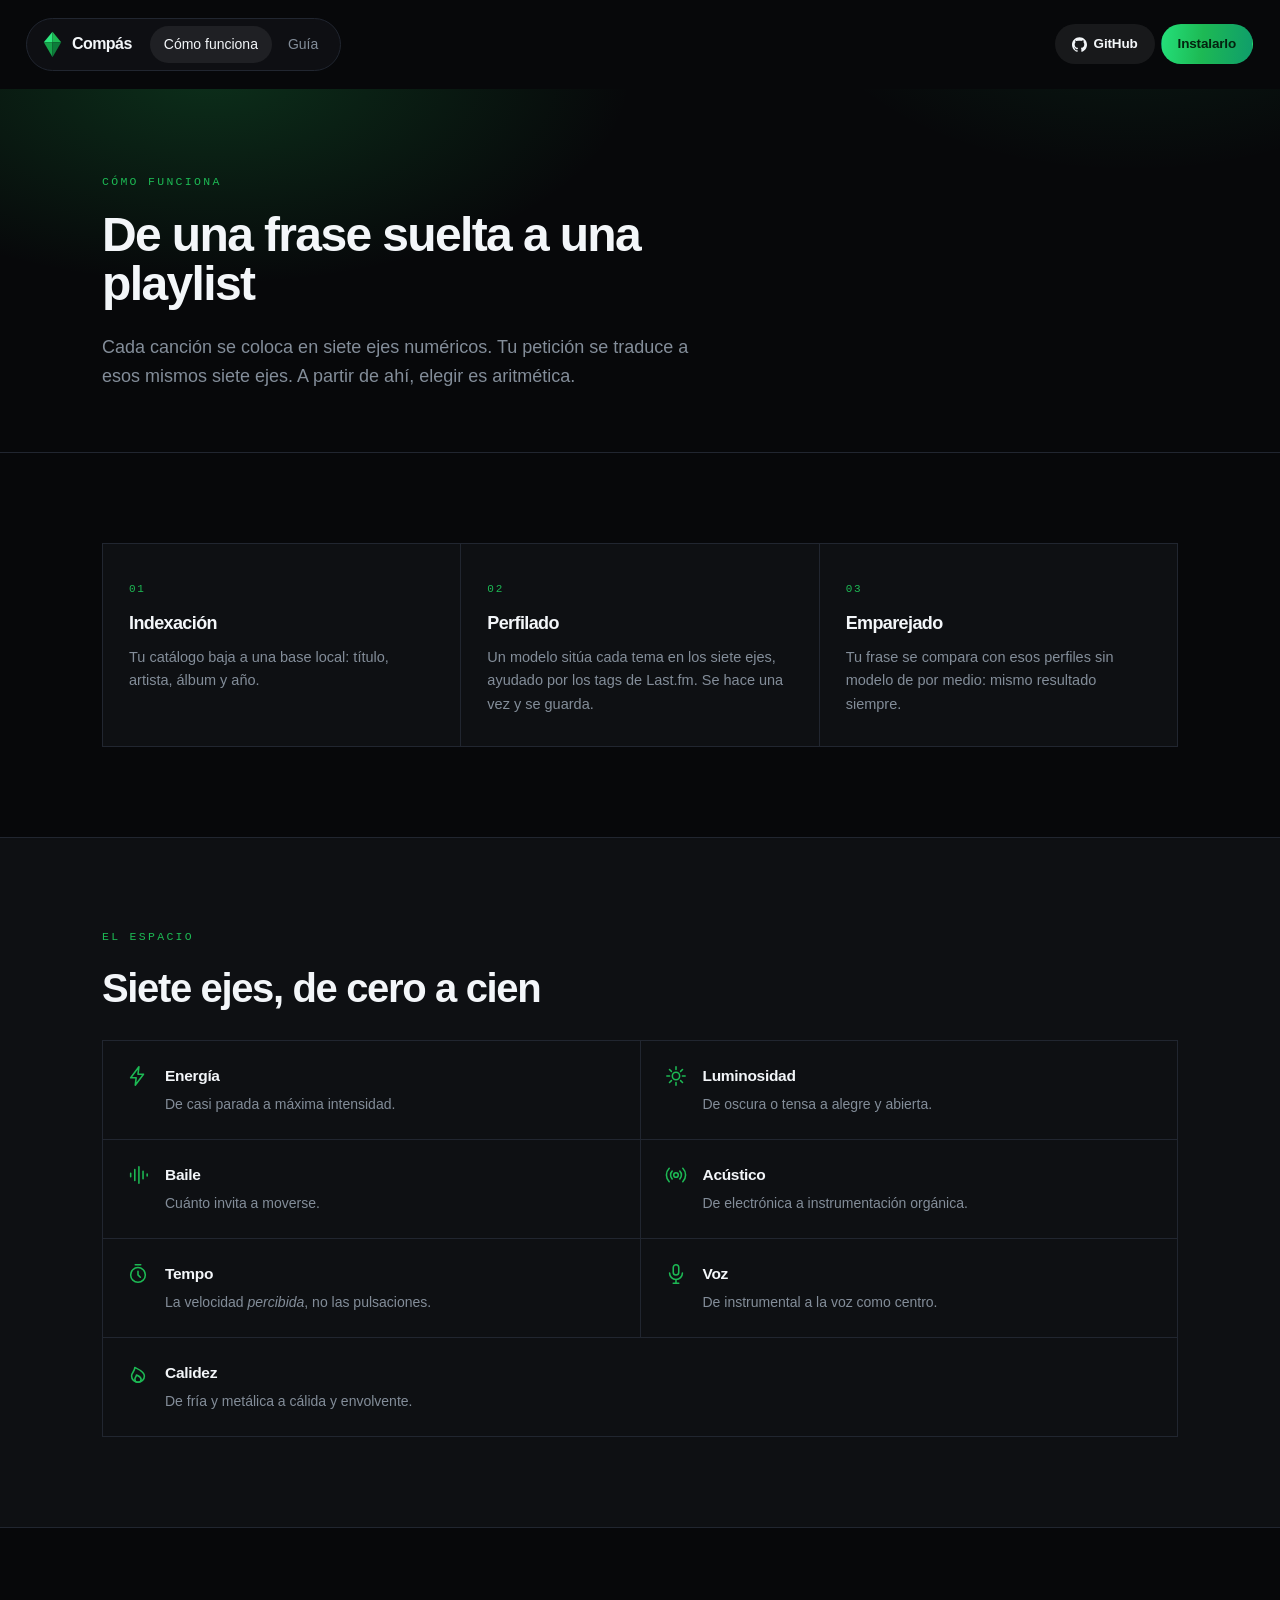
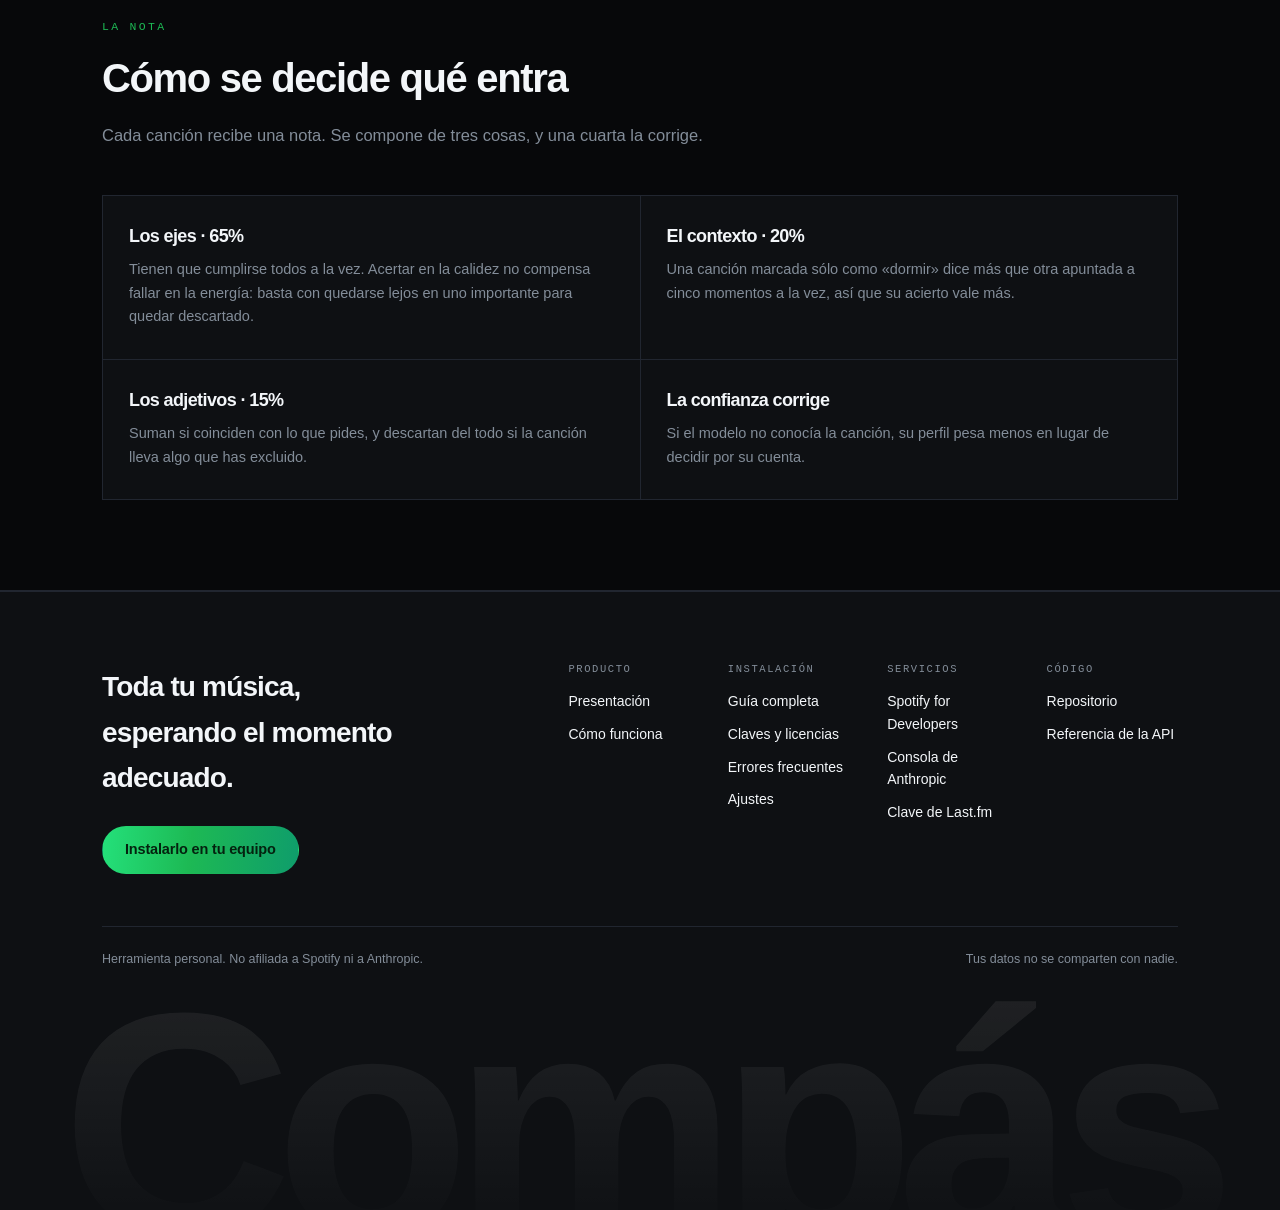
<file: docs/metodo.html>
<!doctype html>
<html lang="es">
<head>
  <meta charset="utf-8">
  <meta name="viewport" content="width=device-width, initial-scale=1">
  <title>Cómo funciona — Compás</title>
  <meta name="description" content="Playlists por momento a partir de tu propia biblioteca de Spotify. Software local.">
  <link rel="icon" href="static/favicon.svg" type="image/svg+xml">
  <link rel="mask-icon" href="static/favicon.svg" color="#1db954">
  <link rel="stylesheet" href="static/style.css">
</head>
<body>




<header class="chrome">
  <div class="pill pill-nav">
    <a class="brand" href="index.html">
      <svg class="mark " viewBox="0 0 24 34" aria-hidden="true">
  <polygon class="f-nw" points="12,1 1,14 12,14"></polygon>
  <polygon class="f-ne" points="12,1 23,14 12,14"></polygon>
  <polygon class="f-sw" points="1,14 12,33 12,14"></polygon>
  <polygon class="f-se" points="23,14 12,33 12,14"></polygon>
</svg>
      <span class="brand-name">Compás</span>
    </a>
    <nav class="links" id="navlinks">
      <a href="metodo.html" class="on">Cómo funciona</a>
      <a href="guia.html" class="">Guía</a>
      
    </nav>

    <button id="burger" class="burger" type="button"
            aria-label="Menú" aria-expanded="false" aria-controls="navlinks">
      <span></span><span></span><span></span>
    </button>
  </div>

  
  
  <div class="pill pill-naked">
    <a class="btn btn-flat btn-sm" href="https://github.com/pclavellmaso/spotify-playlist-gen"
       target="_blank" rel="noopener"><svg class="ico" viewBox="0 0 24 24" aria-hidden="true"><path d="M12 .297c-6.63 0-12 5.373-12 12 0 5.303 3.438 9.8 8.205 11.385.6.113.82-.258.82-.577 0-.285-.01-1.04-.015-2.04-3.338.724-4.042-1.61-4.042-1.61C4.422 18.07 3.633 17.7 3.633 17.7c-1.087-.744.084-.729.084-.729 1.205.084 1.838 1.236 1.838 1.236 1.07 1.835 2.809 1.305 3.495.998.108-.776.417-1.305.76-1.605-2.665-.3-5.466-1.332-5.466-5.93 0-1.31.465-2.38 1.235-3.22-.135-.303-.54-1.523.105-3.176 0 0 1.005-.322 3.3 1.23.96-.267 1.98-.399 3-.405 1.02.006 2.04.138 3 .405 2.28-1.552 3.285-1.23 3.285-1.23.645 1.653.24 2.873.12 3.176.765.84 1.23 1.91 1.23 3.22 0 4.61-2.805 5.625-5.475 5.92.42.36.81 1.096.81 2.22 0 1.606-.015 2.896-.015 3.286 0 .315.21.69.825.57C20.565 22.092 24 17.592 24 12.297c0-6.627-5.373-12-12-12"/></svg>GitHub</a>
    <a class="btn btn-primary btn-sm" href="guia.html">Instalarlo</a>
  </div>
  
</header>


<section class="pagehead">
  <div class="hero-glow" aria-hidden="true"></div>
  <div class="wrap">
    <p class="eyebrow">Cómo funciona</p>
    <h1 class="display sm">De una frase suelta a una playlist</h1>
    <p class="lead">
      Cada canción se coloca en siete ejes numéricos. Tu petición se traduce a
      esos mismos siete ejes. A partir de ahí, elegir es aritmética.
    </p>
  </div>
</section>

<section class="band">
  <div class="wrap">
    <div class="steps">
      <article class="step">
        <span class="step-num">01</span>
        <h3>Indexación</h3>
        <p>Tu catálogo baja a una base local: título, artista, álbum y año.</p>
      </article>
      <article class="step">
        <span class="step-num">02</span>
        <h3>Perfilado</h3>
        <p>
          Un modelo sitúa cada tema en los siete ejes, ayudado por los tags de
          Last.fm. Se hace una vez y se guarda.
        </p>
      </article>
      <article class="step">
        <span class="step-num">03</span>
        <h3>Emparejado</h3>
        <p>
          Tu frase se compara con esos perfiles sin modelo de por medio: mismo
          resultado siempre.
        </p>
      </article>
    </div>
  </div>
</section>

<section class="band band-quiet">
  <div class="wrap">
    <p class="eyebrow">El espacio</p>
    <h2 class="band-title">Siete ejes, de cero a cien</h2>
    <div class="ejes">
      <article class="eje"><svg class="ico ico-line" viewBox="0 0 24 24" aria-hidden="true"><path d="M13 2 4 14h6l-1 8 9-12h-6z"/>
</svg><div><b>Energía</b><span>De casi parada a máxima intensidad.</span></div></article>
      <article class="eje"><svg class="ico ico-line" viewBox="0 0 24 24" aria-hidden="true"><circle cx="12" cy="12" r="4"/><path d="M12 2v3M12 19v3M2 12h3M19 12h3M4.9 4.9l2.1 2.1M17 17l2.1 2.1M19.1 4.9L17 7M7 17l-2.1 2.1"/>
</svg><div><b>Luminosidad</b><span>De oscura o tensa a alegre y abierta.</span></div></article>
      <article class="eje"><svg class="ico ico-line" viewBox="0 0 24 24" aria-hidden="true"><path d="M4 10v4M8.5 6v12M13 3v18M17.5 8v8M22 11v2"/>
</svg><div><b>Baile</b><span>Cuánto invita a moverse.</span></div></article>
      <article class="eje"><svg class="ico ico-line" viewBox="0 0 24 24" aria-hidden="true"><circle cx="12" cy="12" r="2.5"/><path d="M7.8 7.8a6 6 0 0 0 0 8.4M16.2 7.8a6 6 0 0 1 0 8.4M4.6 4.6a10.5 10.5 0 0 0 0 14.8M19.4 4.6a10.5 10.5 0 0 1 0 14.8"/>
</svg><div><b>Acústico</b><span>De electrónica a instrumentación orgánica.</span></div></article>
      <article class="eje"><svg class="ico ico-line" viewBox="0 0 24 24" aria-hidden="true"><circle cx="12" cy="13" r="8"/><path d="M12 9v4l2.5 2.5M9 2h6"/>
</svg><div><b>Tempo</b><span>La velocidad <em>percibida</em>, no las pulsaciones.</span></div></article>
      <article class="eje"><svg class="ico ico-line" viewBox="0 0 24 24" aria-hidden="true"><rect x="9" y="2" width="6" height="11" rx="3"/><path d="M5 11a7 7 0 0 0 14 0M12 18v4M9 22h6"/>
</svg><div><b>Voz</b><span>De instrumental a la voz como centro.</span></div></article>
      <article class="eje"><svg class="ico ico-line" viewBox="0 0 24 24" aria-hidden="true"><path d="M12 22c-3.9 0-7-3-7-6.7 0-3.6 3.5-5.3 3.5-9.3 3.5 1.8 10.5 4.5 10.5 9.3C19 19 15.9 22 12 22z"/><path d="M12 22c-1.9 0-3.4-1.5-3.4-3.3 0-1.8 1.7-2.6 1.7-4.6 1.7.9 5.1 2.2 5.1 4.6 0 1.8-1.5 3.3-3.4 3.3z"/>
</svg><div><b>Calidez</b><span>De fría y metálica a cálida y envolvente.</span></div></article>
    </div>
  </div>
</section>

<section class="band">
  <div class="wrap">
    <p class="eyebrow">La nota</p>
    <h2 class="band-title">Cómo se decide qué entra</h2>
    <p class="band-lead">
      Cada canción recibe una nota. Se compone de tres cosas, y una cuarta la
      corrige.
    </p>
    <div class="grid-2">
      <article class="feat">
        <h3>Los ejes · 65%</h3>
        <p>
          Tienen que cumplirse todos a la vez. Acertar en la calidez no
          compensa fallar en la energía: basta con quedarse lejos en uno
          importante para quedar descartado.
        </p>
      </article>
      <article class="feat">
        <h3>El contexto · 20%</h3>
        <p>
          Una canción marcada sólo como «dormir» dice más que otra apuntada a
          cinco momentos a la vez, así que su acierto vale más.
        </p>
      </article>
      <article class="feat">
        <h3>Los adjetivos · 15%</h3>
        <p>
          Suman si coinciden con lo que pides, y descartan del todo si la
          canción lleva algo que has excluido.
        </p>
      </article>
      <article class="feat">
        <h3>La confianza corrige</h3>
        <p>
          Si el modelo no conocía la canción, su perfil pesa menos en lugar de
          decidir por su cuenta.
        </p>
      </article>
    </div>
  </div>
</section>


<footer class="footer">
  <div class="wrap">
    <div class="footer-top">
      <div class="footer-lead">
        <p class="footer-claim">
          Toda tu música,<br>
          esperando el momento adecuado.
        </p>
        <a href="guia.html" class="btn btn-primary">
          Instalarlo en tu equipo
        </a>
      </div>
      <div class="footer-cols">
        <div>
          <h4>Producto</h4>
          <a href="index.html">Presentación</a>
          <a href="metodo.html">Cómo funciona</a>
          
        </div>
        <div>
          <h4>Instalación</h4>
          <a href="guia.html">Guía completa</a>
          <a href="guia.html#claves">Claves y licencias</a>
          <a href="guia.html#problemas">Errores frecuentes</a>
          <a href="guia.html#instalar">Ajustes</a>
        </div>
        <div>
          <h4>Servicios</h4>
          <a href="https://developer.spotify.com/dashboard" target="_blank" rel="noopener">Spotify for Developers</a>
          <a href="https://console.anthropic.com" target="_blank" rel="noopener">Consola de Anthropic</a>
          <a href="https://www.last.fm/api/account/create" target="_blank" rel="noopener">Clave de Last.fm</a>
        </div>
        <div>
          <h4>Código</h4>
          <a href="https://github.com/pclavellmaso/spotify-playlist-gen" target="_blank" rel="noopener">Repositorio</a>
          <a href="https://github.com/pclavellmaso/spotify-playlist-gen" target="_blank">Referencia de la API</a>
        </div>
      </div>
    </div>

    <div class="footer-bottom">
      <span>Herramienta personal. No afiliada a Spotify ni a Anthropic.</span>
      <span>Tus datos no se comparten con nadie.</span>
    </div>
  </div>

  <div class="footer-wordmark" aria-hidden="true">Compás</div>
</footer>

<script src="static/menu.js"></script>

</body>
</html>
</file>
<file: docs/static/style.css>
:root {
  color-scheme: dark;
  --bg: #07080a;
  --panel: #0e1013;
  --panel-2: #14171c;
  --line: #212630;
  --line-soft: #171b21;
  --fg: #f3f6f9;
  --muted: #838d99;
  --accent: #1db954;
  --accent-2: #24e07a;
  --accent-3: #0f9d6b;
  --accent-ink: #04220f;
  --danger: #ff6f6f;
  --mono: ui-monospace, SFMono-Regular, "SF Mono", Menlo, Consolas, monospace;
  --sans: -apple-system, BlinkMacSystemFont, "Segoe UI", Roboto, Inter, sans-serif;
  --grad: linear-gradient(96deg, var(--accent-2), var(--accent) 45%, var(--accent-3));
}

/* Los cantos redondeados se reservan al cromo flotante -cabecera, botones,
   redactor-; los paneles de contenido siguen siendo rectos. El contraste entre
   ambos es deliberado. */
* { box-sizing: border-box; }
html { scroll-behavior: smooth; }
body {
  margin: 0;
  background: var(--bg);
  color: var(--fg);
  font: 16px/1.62 var(--sans);
  -webkit-font-smoothing: antialiased;
}
.wrap { max-width: 1140px; margin: 0 auto; padding: 0 32px; }
.hidden { display: none !important; }
a { color: var(--accent); text-decoration: none; }
a:hover { text-decoration: underline; }
h1, h2, h3, h4 { letter-spacing: -0.034em; font-weight: 700; margin: 0; line-height: 1.14; }

/* ---------------- marca ---------------- */
.mark { width: 19px; height: 27px; display: block; flex: none; }
.mark-lg { width: 30px; height: 42px; }
/* Cuatro planos, cuatro verdes: el volumen sale de la geometría, no de un
   degradado, así que no se ensucia al reducir. */
.f-nw { fill: #2ee87f; }
.f-ne { fill: #1db954; }
.f-sw { fill: #16a34a; }
.f-se { fill: #0d7c3a; }

/* ---------------- cabecera flotante ---------------- */
.chrome {
  position: sticky; top: 0; z-index: 40;
  display: flex; align-items: center; justify-content: space-between; gap: 16px;
  padding: 18px 26px;
  pointer-events: none;
}
.chrome > * { pointer-events: auto; }
.pill {
  display: flex; align-items: center; gap: 6px;
  padding: 7px 8px 7px 16px;
  background: rgba(16, 18, 22, 0.82);
  border: 1px solid var(--line);
  border-radius: 999px;
  backdrop-filter: blur(14px);
  -webkit-backdrop-filter: blur(14px);
}
.pill-session { padding-right: 7px; }
.brand { display: flex; align-items: center; gap: 10px; color: var(--fg); margin-right: 12px; }
.brand:hover { text-decoration: none; }
.brand-name { font-size: 16px; font-weight: 700; letter-spacing: -0.035em; }
.links { display: flex; align-items: center; gap: 2px; }
.links a {
  padding: 7px 14px; border-radius: 999px;
  color: var(--muted); font-size: 14px; font-weight: 500;
}
.links a:hover { color: var(--fg); background: rgba(255,255,255,.05); text-decoration: none; }
.links a.on { color: var(--fg); background: rgba(255,255,255,.07); }
.whoami { padding: 0 10px; color: var(--muted); font-size: 13px; font-family: var(--mono); }

/* ---------------- botones ---------------- */
.btn {
  display: inline-flex; align-items: center; justify-content: center;
  padding: 11px 22px; border: 1px solid transparent; border-radius: 999px;
  font: inherit; font-size: 14.5px; font-weight: 600; letter-spacing: -0.012em;
  cursor: pointer; white-space: nowrap;
  transition: filter .15s, background .15s, border-color .15s, color .15s;
}
.btn:hover { text-decoration: none; }
.btn-primary { background: var(--grad); color: var(--accent-ink); }
.btn-primary:hover { filter: brightness(1.09); }
.btn-flat { background: transparent; color: var(--fg); border-color: var(--line); }
.btn-flat:hover { border-color: var(--muted); background: rgba(255,255,255,.04); }
.btn-sm { padding: 8px 16px; font-size: 13.5px; }
.btn-lg { padding: 15px 30px; font-size: 16px; }
.btn:disabled { opacity: .4; cursor: default; }

/* ---------------- portada y encabezados de página ---------------- */
.hero, .pagehead { position: relative; overflow: hidden; }
.hero-glow {
  position: absolute; inset: -30% -10% auto -10%; height: 780px; pointer-events: none;
  background:
    radial-gradient(680px 340px at 22% 12%, rgba(29,185,84,.22), transparent 62%),
    radial-gradient(560px 320px at 82% 0%, rgba(36,224,122,.10), transparent 60%);
}
.hero-inner { position: relative; padding: 84px 32px 92px; }
.pagehead { border-bottom: 1px solid var(--line); }
.pagehead .wrap { position: relative; padding-top: 84px; padding-bottom: 60px; }

.eyebrow {
  margin: 0 0 20px; font-family: var(--mono); font-size: 11.5px;
  letter-spacing: 0.2em; text-transform: uppercase; color: var(--accent);
}
.display { font-size: clamp(38px, 5.8vw, 66px); line-height: 1.02; max-width: 24ch; }
.display.sm { font-size: clamp(32px, 4.4vw, 48px); max-width: 22ch; }
.grad {
  background: var(--grad); -webkit-background-clip: text; background-clip: text;
  color: transparent;
}
.lead { margin: 24px 0 0; max-width: 60ch; font-size: 18px; color: var(--muted); }
.hero-actions { display: flex; flex-wrap: wrap; gap: 12px; margin-top: 36px; }

/* ---------------- maqueta de la portada ---------------- */
/* Reutiliza las clases reales del wizard -.msg, .bubble, .axes, .tracks- para
   que lo que se ve aqui sea lo que se ve dentro, no una ilustracion aparte. */
.demo {
  position: relative; margin-top: 64px; overflow: hidden;
  border: 1px solid var(--line); border-radius: 16px;
  background: linear-gradient(180deg, var(--panel), #0a0c0f);
  box-shadow: 0 40px 90px -50px rgba(0,0,0,.95);
}
.demo-head {
  display: flex; align-items: center; gap: 7px;
  padding: 13px 18px; border-bottom: 1px solid var(--line);
}
.dot { width: 9px; height: 9px; border-radius: 999px; background: var(--line); }
.demo-title { margin-left: 10px; font-size: 12.5px; color: var(--muted); font-family: var(--mono); }
.demo-body { padding: 26px 26px 8px; display: flex; flex-direction: column; gap: 18px; }
.demo-tracks { margin-top: 8px; }
.demo-tracks li { padding: 11px 0; }

.demo-composer {
  display: flex; align-items: center; gap: 10px; flex-wrap: wrap;
  margin: 18px 26px 26px; padding: 12px 12px 12px 18px;
  border: 1px solid var(--line); border-radius: 20px; background: var(--bg);
}
.demo-caret { flex: 1; min-width: 150px; color: var(--muted); font-size: 15px; }
.demo-knobs { display: flex; gap: 6px; flex-wrap: wrap; }
.knob-ghost {
  padding: 5px 11px; border: 1px solid var(--line); border-radius: 999px;
  font-size: 11.5px; color: var(--muted);
}
.demo-send {
  width: 34px; height: 34px; flex: none; border-radius: 999px;
  background: var(--grad); display: grid; place-items: center;
}
.demo-send svg { width: 16px; height: 16px; fill: none; stroke: var(--accent-ink); stroke-width: 2.2; stroke-linecap: round; stroke-linejoin: round; }

/* ---------------- mensajes ---------------- */
.msg { display: flex; gap: 12px; max-width: 82%; }
.msg-you { align-self: flex-end; }
.msg-you .bubble {
  background: rgba(255,255,255,.05); border: 1px solid var(--line);
  border-radius: 18px 18px 4px 18px;
}
.msg-bot { align-self: flex-start; }
.avatar {
  display: flex; align-items: center; justify-content: center;
  flex: none; width: 22px; height: 22px;
  /* Centrado sobre la primera linea del texto: la burbuja del modelo no lleva
     relleno vertical, asi que ambos empiezan en el mismo sitio. */
  margin-top: 2px;
}
.avatar .mark { width: 14px; height: 20px; }
.mark-xl { width: 34px; height: 48px; margin: 0 auto 24px; }
.bubble { padding: 13px 17px; font-size: 15px; border-radius: 4px 18px 18px 18px; }
.msg-bot .bubble { background: transparent; padding: 0; }
.axes { display: flex; flex-wrap: wrap; gap: 6px; margin-top: 12px; }
.axis {
  padding: 4px 10px; border: 1px solid var(--line); border-radius: 999px;
  font-family: var(--mono); font-size: 11px; color: var(--muted);
}
.axis b { color: var(--accent); font-weight: 600; }
.typing { color: var(--muted); font-style: italic; }

/* ---------------- bandas ---------------- */
.band { padding: 90px 0; border-bottom: 1px solid var(--line); }
.band:last-child { border-bottom: 0; }
.band-quiet { background: var(--panel); }
.band-title { margin: 0 0 30px; font-size: clamp(27px, 3.5vw, 40px); max-width: 24ch; line-height: 1.08; }
.band-lead { margin: -8px 0 46px; max-width: 68ch; color: var(--muted); font-size: 16.5px; }
.band-lead.mt { margin-bottom: 0; }
.band-cta .cta-inner {
  display: flex; align-items: center; justify-content: space-between; gap: 40px; flex-wrap: wrap;
}
.band-cta .band-lead { margin-bottom: 0; }

.grid-3, .grid-2, .steps, .reqs {
  display: grid; gap: 1px; background: var(--line); border: 1px solid var(--line);
}
.grid-3, .steps, .reqs { grid-template-columns: repeat(3, 1fr); }
.grid-2 { grid-template-columns: 1fr 1fr; }
.feat, .step, .reqs li { background: var(--panel); padding: 30px 26px; }
.band-quiet .feat, .band-quiet .step, .band-quiet .reqs li { background: var(--bg); }
.feat h3, .step h3, .reqs h3 { margin: 0 0 12px; font-size: 18px; }
.step h3 { margin-top: 14px; }
.reqs h3 { margin-top: 12px; }
.feat p, .step p, .reqs p { margin: 0; color: var(--muted); font-size: 14.5px; }
.reqs { list-style: none; padding: 0; margin: 0; }
.grid-2.tight { background: transparent; border: 0; gap: 26px 44px; }
.grid-2.tight p { margin: 0; color: var(--muted); padding-left: 16px; border-left: 2px solid var(--line); }
.grid-2.tight strong { color: var(--fg); display: block; margin-bottom: 4px; }

.step-num { font-family: var(--mono); font-size: 11px; color: var(--accent); letter-spacing: .16em; }
.req-tag {
  display: inline-block; padding: 3px 10px; border: 1px solid; border-radius: 999px;
  font-family: var(--mono); font-size: 10px; letter-spacing: .13em; text-transform: uppercase;
}
.req-need { color: var(--accent); border-color: rgba(29,185,84,.4); }
.req-opt { color: var(--muted); border-color: var(--line); }

.axes-table { border: 1px solid var(--line); }
.axis-row {
  display: grid; grid-template-columns: 180px 1fr; gap: 20px;
  padding: 16px 24px; border-bottom: 1px solid var(--line);
}
.axis-row:last-child { border-bottom: 0; }
.axis-row b { font-weight: 650; }
.axis-row span { color: var(--muted); font-size: 14.5px; }


.setup-list { list-style: none; padding: 0; margin: 0; counter-reset: s; }
.setup-list > li {
  counter-increment: s; position: relative;
  padding: 0 0 42px 66px; border-left: 1px solid var(--line); margin-left: 17px;
}
.setup-list > li::before {
  content: counter(s, decimal-leading-zero);
  position: absolute; left: -17px; top: 0; width: 34px; height: 34px;
  display: grid; place-items: center; border-radius: 999px;
  background: var(--bg); border: 1px solid var(--accent); color: var(--accent);
  font-family: var(--mono); font-size: 11.5px;
}
.band-quiet .setup-list > li::before { background: var(--panel); }
.setup-list > li:last-child { border-left-color: transparent; padding-bottom: 0; }
.setup-list h3 { margin: 5px 0 16px; font-size: 19px; }
.setup-list p { margin: 16px 0 0; color: var(--muted); font-size: 15px; max-width: 70ch; }
.setup-list .note { font-size: 13.5px; padding-left: 14px; border-left: 2px solid var(--line); }

.faq { margin: 0; }
.faq dt { margin-top: 26px; font-weight: 650; font-size: 16px; }
.faq dt:first-child { margin-top: 0; }
.faq dd { margin: 8px 0 0; color: var(--muted); font-size: 15px; max-width: 74ch; }

pre {
  margin: 16px 0 0; padding: 17px 19px; background: var(--bg);
  border: 1px solid var(--line); border-left: 2px solid var(--accent); overflow-x: auto;
}
.band-quiet pre { background: var(--panel); }
code { font-family: var(--mono); font-size: 13px; }
p code, dd code, .note code {
  padding: 1px 6px; background: var(--panel-2); border: 1px solid var(--line);
  border-radius: 4px; font-size: 12.5px;
}

/* ---------------- espacio de trabajo ---------------- */
.workspace { min-height: calc(100vh - 260px); }
.gate { position: relative; display: grid; place-items: center; min-height: 74vh; text-align: center; }
.gate-inner { position: relative; padding: 0 32px; }
.gate .lead { margin: 22px auto 34px; }
.gate .btn { margin: 0 auto; }
.gate-note { margin-top: 26px; font-size: 14px; color: var(--muted); }

.studio {
  max-width: 860px; margin: 0 auto; padding: 8px 24px 40px;
  display: flex; flex-direction: column; min-height: calc(100vh - 92px);
}

/* Indicador de biblioteca: insiste mientras quede trabajo y se apaga cuando
   ya no lo hay, pero nunca desaparece, porque sin el no se puede empezar. */
.libchip {
  display: flex; align-items: center; gap: 10px; width: 100%;
  margin: 4px 0 0; padding: 10px 16px;
  background: var(--panel); border: 1px solid var(--line); border-radius: 999px;
  color: var(--fg); font: inherit; font-size: 13.5px; cursor: pointer;
  transition: border-color .15s, opacity .15s;
}
.libchip:hover { border-color: var(--muted); }
.libchip-quiet { opacity: .45; }
.libchip-quiet:hover { opacity: 1; }
.libchip-go { margin-left: auto; color: var(--accent); font-size: 12.5px; }
.libdot { width: 7px; height: 7px; border-radius: 999px; background: var(--muted); flex: none; }
.libdot-pending { background: var(--accent); box-shadow: 0 0 0 3px rgba(29,185,84,.16); }

.sheet {
  width: min(560px, calc(100vw - 32px)); padding: 28px;
  background: var(--panel); color: var(--fg);
  border: 1px solid var(--line); border-radius: 18px;
}
.sheet::backdrop { background: rgba(4,5,7,.74); }
.sheet-head { display: flex; align-items: center; justify-content: space-between; margin-bottom: 10px; }
.sheet-head h2 { font-size: 20px; }
.sheet-x {
  width: 30px; height: 30px; border: 1px solid var(--line); border-radius: 999px;
  background: transparent; color: var(--muted); cursor: pointer; font-size: 13px;
}
.sheet-x:hover { color: var(--fg); border-color: var(--muted); }
.sheet-help { margin: 0 0 22px; color: var(--muted); font-size: 14px; }
.sheet-row { display: flex; gap: 12px; flex-wrap: wrap; align-items: flex-end; margin-bottom: 14px; }
.sheet-row .btn { flex: 1; }

.field { display: flex; flex-direction: column; gap: 8px; }
.field.grow { flex: 1 1 220px; }
.field.narrow { flex: 0 0 120px; }
label {
  font-family: var(--mono); font-size: 10.5px; letter-spacing: .14em;
  text-transform: uppercase; color: var(--muted);
}
select, textarea, input {
  width: 100%; background: var(--bg); border: 1px solid var(--line); border-radius: 8px;
  color: var(--fg); padding: 10px 12px; font: inherit; font-size: 14.5px;
}
select:focus, textarea:focus, input:focus { outline: none; border-color: var(--accent); }

.hint { font-size: 13px; color: var(--muted); margin: 12px 0 0; }
.ok { font-size: 13px; color: var(--accent); margin: 12px 0 0; }
.error { font-size: 13px; color: var(--danger); margin: 12px 0 0; }

.progress { height: 2px; background: var(--line); overflow: hidden; margin-top: 16px; border-radius: 999px; }
#bar { height: 100%; width: 0; background: var(--grad); transition: width .3s; }
/* Dentro de un lote no hay progreso observable: el rayado en movimiento
   distingue "esperando al modelo" de "colgado". */
#bar.working {
  background-image: linear-gradient(115deg, transparent 25%, rgba(255,255,255,.45) 25%,
    rgba(255,255,255,.45) 50%, transparent 50%, transparent 75%, rgba(255,255,255,.45) 75%);
  background-size: 18px 18px; animation: slide .9s linear infinite;
}
@keyframes slide { from { background-position: 0 0 } to { background-position: 18px 0 } }

/* ---------------- conversación ---------------- */
/* El hilo empuja al redactor hasta el fondo de la ventana. */
#chatview { flex: 1; display: flex; flex-direction: column; min-height: 0; }
.thread { flex: 1; display: flex; flex-direction: column; gap: 22px; padding: 40px 0 28px; }
.welcome { margin: auto 0; text-align: center; }
.welcome h2 { font-size: clamp(24px, 3.4vw, 34px); }
.welcome p { margin: 14px auto 0; max-width: 46ch; color: var(--muted); }
.chips { display: flex; flex-wrap: wrap; gap: 8px; justify-content: center; margin-top: 28px; }
.chip {
  padding: 8px 14px; background: transparent; border: 1px solid var(--line);
  border-radius: 999px; color: var(--muted); font: inherit; font-size: 13px;
  cursor: pointer; transition: border-color .15s, color .15s;
}
.chip:hover { border-color: var(--accent); color: var(--accent); }

.resultview { padding: 18px 0 60px; }
.rv-bar { display: flex; align-items: flex-start; gap: 18px; margin-bottom: 8px; }
.rv-title { flex: 1; }
.rv-title h2 { font-size: clamp(24px, 3.2vw, 32px); }
.rv-meta { display: block; margin-top: 6px; font-family: var(--mono); font-size: 12.5px; color: var(--muted); }
.rv-notes { margin: 18px 0 0; color: var(--muted); font-size: 14.5px; max-width: 68ch; }
.rv-actions {
  display: flex; gap: 10px; flex-wrap: wrap; align-items: center;
  margin-top: 26px; padding-top: 22px; border-top: 1px solid var(--line);
}
.rv-spacer { flex: 1; }
.rv-name-input { flex: 0 1 240px; width: auto; }

.tracks { list-style: none; padding: 0; margin: 26px 0 0; counter-reset: t; }
.tracks li {
  display: grid; grid-template-columns: 30px 1fr auto; gap: 16px; align-items: baseline;
  padding: 13px 0; border-bottom: 1px solid var(--line-soft); counter-increment: t;
}
.tracks li::before {
  content: counter(t, decimal-leading-zero);
  font-family: var(--mono); font-size: 11.5px; color: var(--muted);
}
.tracks li:last-child { border-bottom: 0; }
.track-title { font-weight: 600; font-size: 15px; letter-spacing: -.012em; }
.track-meta { color: var(--muted); font-size: 12.5px; margin-top: 4px; }
.score { font-family: var(--mono); font-size: 13px; color: var(--accent); font-variant-numeric: tabular-nums; }

/* ---------------- redactor ---------------- */
.dock { position: sticky; bottom: 0; padding-bottom: 18px; background: linear-gradient(180deg, transparent, var(--bg) 34%); }
.composer {
  border: 1px solid var(--line); border-radius: 24px; background: var(--panel);
  padding: 6px 6px 6px; box-shadow: 0 20px 50px -34px rgba(0,0,0,.9);
  transition: border-color .18s;
}
.composer:focus-within { border-color: rgba(29,185,84,.55); }
.target { display: flex; align-items: center; gap: 10px; padding: 10px 14px 4px; }
.target select { border: 0; background: transparent; padding: 4px 0; }
.composer textarea {
  border: 0; background: transparent; padding: 14px 16px 8px; font-size: 16px;
  resize: none; max-height: 190px;
}
.composer textarea:focus { border: 0; outline: none; }
.tools { display: flex; align-items: center; gap: 8px; flex-wrap: wrap; padding: 6px 8px 8px 12px; }
.modes { display: flex; gap: 2px; padding: 3px; background: var(--bg); border-radius: 999px; }
.mode {
  padding: 6px 13px; border: 0; border-radius: 999px; background: transparent;
  color: var(--muted); font: inherit; font-size: 12.5px; font-weight: 600; cursor: pointer;
}
.mode.is-on { background: rgba(255,255,255,.08); color: var(--fg); }
.knobs { display: flex; gap: 6px; flex-wrap: wrap; }
.knob {
  display: flex; align-items: center; gap: 6px; padding: 3px 6px 3px 10px;
  border: 1px solid var(--line); border-radius: 999px; background: var(--bg);
}
.knob select, .knob input {
  border: 0; background: transparent; padding: 4px 2px; font-size: 12.5px; width: auto;
}
.knob input { width: 46px; text-align: center; }
.knob label { font-size: 10px; letter-spacing: .1em; }
.knob-num { padding-right: 8px; }
.send {
  margin-left: auto; width: 40px; height: 40px; flex: none; border: 0; border-radius: 999px;
  background: var(--grad); cursor: pointer; display: grid; place-items: center;
  transition: filter .15s;
}
.send:hover { filter: brightness(1.1); }
.send:disabled { opacity: .4; cursor: default; }
.send svg { width: 19px; height: 19px; fill: none; stroke: var(--accent-ink); stroke-width: 2.2; stroke-linecap: round; stroke-linejoin: round; }
.dock-note { margin: 12px 0 0; text-align: center; font-size: 12px; color: var(--muted); }

/* ---------------- pie ---------------- */
.footer { position: relative; border-top: 1px solid var(--line); background: var(--panel); overflow: hidden; }
.footer-top { display: grid; grid-template-columns: 1fr 1.5fr; gap: 60px; padding: 72px 0 52px; }
.footer-claim { margin: 0 0 26px; font-size: clamp(21px, 2.6vw, 28px); font-weight: 650; letter-spacing: -.03em; }
.footer-cols { display: grid; grid-template-columns: repeat(4, 1fr); gap: 28px; }
.footer-cols h4 {
  margin: 0 0 14px; font-family: var(--mono); font-size: 10.5px; font-weight: 500;
  letter-spacing: .15em; text-transform: uppercase; color: var(--muted);
}
.footer-cols a { display: block; margin-bottom: 10px; color: var(--fg); font-size: 14px; }
.footer-cols a:hover { color: var(--accent); text-decoration: none; }
.footer-bottom {
  display: flex; justify-content: space-between; flex-wrap: wrap; gap: 12px;
  padding: 22px 0; border-top: 1px solid var(--line); font-size: 12.5px; color: var(--muted);
}
/* Logotipo gigante recortado por el borde inferior: firma, no información. */
.footer-wordmark {
  margin: 10px 0 -3.2vw; text-align: center; line-height: .78; user-select: none;
  font-size: 25vw; font-weight: 800; letter-spacing: -.055em;
  background: linear-gradient(180deg, rgba(255,255,255,.07), rgba(255,255,255,0));
  -webkit-background-clip: text; background-clip: text; color: transparent;
}

/* ---------------- adaptable ---------------- */
@media (max-width: 940px) {
  .grid-3, .grid-2, .steps, .reqs, .grid-2.tight { grid-template-columns: 1fr; }
  .footer-top { grid-template-columns: 1fr; gap: 40px; }
  .footer-cols { grid-template-columns: repeat(2, 1fr); }
  .band { padding: 62px 0; }
  .axis-row { grid-template-columns: 1fr; gap: 4px; }
  .msg { max-width: 94%; }
}
@media (max-width: 640px) {
  .wrap { padding-left: 20px; padding-right: 20px; }
  .chrome { padding: 12px 14px; }
  .hero-inner { padding: 56px 20px 64px; }
  .studio { padding: 8px 14px 30px; }
  .knobs { width: 100%; }
  .send { margin-left: auto; }
  .setup-list > li { padding-left: 48px; }
}

/* ---------------- ajustes ---------------- */
.conf { max-width: 760px; }
.conf-block { padding: 30px 0; border-bottom: 1px solid var(--line); }
.conf-block:first-child { padding-top: 0; }
.conf-block h2 { font-size: 20px; margin-bottom: 12px; }
.conf-help { margin: 0 0 22px; color: var(--muted); font-size: 14.5px; max-width: 66ch; }
.conf-row { display: flex; gap: 14px; flex-wrap: wrap; }
.conf-block .field { margin-bottom: 18px; }
.conf-block .field:last-child { margin-bottom: 0; }
.opt {
  margin-left: 6px; padding: 2px 8px; border: 1px solid var(--line); border-radius: 999px;
  font-family: var(--mono); font-size: 9.5px; letter-spacing: .12em; text-transform: uppercase;
  color: var(--muted);
}
.tick {
  margin-left: 8px; padding: 2px 8px; border: 1px solid var(--line); border-radius: 999px;
  font-size: 9.5px; letter-spacing: .1em; color: var(--muted);
}
.tick-on { color: var(--accent); border-color: rgba(29,185,84,.4); }
.conf-actions { padding-top: 30px; }
.conf-actions .hint { margin-top: 14px; }

/* ---------------- controles con forma propia ---------------- */
/* El <select> nativo sigue en el DOM pero no se ve: lo dibuja .dd. */
.dd { position: relative; display: inline-flex; width: 100%; }
.dd-native { position: absolute; opacity: 0; pointer-events: none; width: 1px; height: 1px; }
.dd-btn {
  display: flex; align-items: center; gap: 10px; width: 100%;
  padding: 10px 12px; background: var(--bg);
  border: 1px solid var(--line); border-radius: 8px;
  color: var(--fg); font: inherit; font-size: 14.5px; text-align: left; cursor: pointer;
}
.dd-btn:hover { border-color: var(--muted); }
.dd.is-open .dd-btn { border-color: var(--accent); }
.dd-label { flex: 1; overflow: hidden; text-overflow: ellipsis; white-space: nowrap; }
.dd-btn svg { width: 11px; height: 8px; flex: none; fill: none; stroke: var(--muted); stroke-width: 1.7; stroke-linecap: round; stroke-linejoin: round; transition: transform .18s; }
.dd.is-open .dd-btn svg { transform: rotate(180deg); }

.dd-bare { width: auto; }
.dd-bare .dd-btn { border: 0; background: transparent; padding: 4px 2px; font-size: 12.5px; }

.dd-menu {
  display: none; position: absolute; z-index: 60; top: calc(100% + 6px); left: 0;
  min-width: 100%; max-width: min(360px, 80vw); max-height: 280px; overflow-y: auto;
  padding: 5px; background: var(--panel-2);
  border: 1px solid var(--line); border-radius: 10px;
  box-shadow: 0 18px 40px -22px rgba(0,0,0,.95);
}
.dd.is-open .dd-menu { display: block; }
.dd-opt {
  display: block; width: 100%; padding: 8px 11px; border: 0; border-radius: 6px;
  background: transparent; color: var(--fg); font: inherit; font-size: 13.5px;
  text-align: left; cursor: pointer; white-space: nowrap;
  overflow: hidden; text-overflow: ellipsis;
}
.dd-opt:hover { background: rgba(255,255,255,.06); }
.dd-opt.is-on { color: var(--accent); }

/* Contador: sigue siendo un campo escribible, con flechas propias. */
.num { position: relative; display: inline-flex; width: 100%; }
.num input {
  padding-right: 26px;
  -moz-appearance: textfield; appearance: textfield;
}
.num input::-webkit-outer-spin-button,
.num input::-webkit-inner-spin-button { -webkit-appearance: none; margin: 0; }
.num-arrows {
  position: absolute; right: 7px; top: 50%; transform: translateY(-50%);
  display: flex; flex-direction: column; gap: 1px;
}
.num-arrows button {
  display: grid; place-items: center; width: 15px; height: 11px;
  padding: 0; border: 0; background: transparent; cursor: pointer;
}
.num-arrows svg { width: 9px; height: 6px; fill: none; stroke: var(--muted); stroke-width: 2; stroke-linecap: round; stroke-linejoin: round; }
.num-arrows button:hover svg { stroke: var(--accent); }
.num-up svg { transform: rotate(180deg); }

/* ---------------- iconos ---------------- */
.ico { width: 18px; height: 18px; flex: none; fill: currentColor; }
.ico-line { fill: none; stroke: currentColor; stroke-width: 1.7; stroke-linecap: round; stroke-linejoin: round; }

/* ---------------- bloque de código ---------------- */
.codebox { margin: 18px 0 0; border: 1px solid var(--line); border-radius: 10px; overflow: hidden; }
.codebox-head {
  display: flex; align-items: center; gap: 10px;
  padding: 9px 14px; border-bottom: 1px solid var(--line); background: var(--panel-2);
}
.codebox-head .chev {
  font-family: var(--mono); font-size: 12px; color: var(--accent); font-weight: 700;
}
.codebox-head span { font-family: var(--mono); font-size: 11.5px; color: var(--muted); }
.codebox pre {
  margin: 0; border: 0; border-radius: 0; background: var(--bg); padding: 16px 18px;
}
.band-quiet .codebox pre { background: #0a0c0f; }

/* ---------------- acordeón ---------------- */
.acc { border-bottom: 1px solid var(--line); }
.acc:first-of-type { border-top: 1px solid var(--line); }
.acc summary {
  display: flex; align-items: center; gap: 14px; padding: 18px 4px;
  cursor: pointer; list-style: none; font-weight: 600; font-size: 15.5px;
}
.acc summary::-webkit-details-marker { display: none; }
.acc summary::after {
  content: ""; margin-left: auto; width: 9px; height: 9px; flex: none;
  border-right: 1.6px solid var(--muted); border-bottom: 1.6px solid var(--muted);
  transform: rotate(45deg) translate(-2px, -2px); transition: transform .18s;
}
.acc[open] summary::after { transform: rotate(225deg) translate(-3px, -3px); }
.acc summary:hover { color: var(--accent); }
.acc-body { padding: 0 4px 20px; color: var(--muted); font-size: 14.5px; max-width: 74ch; }
.acc-body p { margin: 0 0 10px; }
.acc-body p:last-child { margin-bottom: 0; }

/* ---------------- índice de la guía ---------------- */
/* Una secuencia numerada, no una fila de botones. El separador va dentro del
   enlace para que al envolver no quede una raya suelta al final de la linea. */
.toc { display: flex; flex-wrap: wrap; align-items: center; margin-top: 36px; row-gap: 4px; }
.toc a {
  display: inline-flex; align-items: baseline; gap: 9px;
  padding: 7px 0; color: var(--muted); font-size: 14px;
  border: 0; border-radius: 0;
}
.toc a::before {
  content: attr(data-n);
  font-family: var(--mono); font-size: 10.5px; color: var(--accent); opacity: .75;
}
.toc a:hover { color: var(--fg); text-decoration: none; }
.toc a:not(:last-child)::after {
  content: ""; align-self: center; width: 24px; height: 1px;
  margin: 0 16px; background: var(--line);
}

/* ---------------- iconos de proveedor ---------------- */
.provs { display: flex; flex-wrap: wrap; gap: 8px; margin-top: 16px; }
.prov {
  display: inline-flex; align-items: center; gap: 7px;
  padding: 6px 12px 6px 8px; border: 1px solid var(--line); border-radius: 999px;
  font-size: 12.5px; color: var(--muted);
}
.prov i {
  width: 18px; height: 18px; display: grid; place-items: center; border-radius: 5px;
  font-style: normal; font-size: 10px; font-weight: 700; color: #06120b;
}
.prov-claude i { background: #d97757; }
.prov-openai i { background: #e6e6e6; }
.prov-ollama i { background: #f2f2f2; }
.prov-local i { background: var(--accent); }

/* La pastilla de sesión sobra cuando sólo lleva el botón de entrar. */
.pill-naked { padding: 0; background: transparent; border-color: transparent; backdrop-filter: none; }

/* Controles dentro del redactor */
.knob .dd { width: auto; }
.knob .num { width: auto; }
.knob .num input { width: 58px; padding: 4px 22px 4px 6px; border: 0; background: transparent; text-align: center; }
.knob .num-arrows { right: 2px; }

/* ---------------- ejes con icono ---------------- */
.ejes { display: grid; grid-template-columns: repeat(2, 1fr); gap: 1px; background: var(--line); border: 1px solid var(--line); }
.eje { display: flex; gap: 16px; align-items: flex-start; padding: 22px 24px; background: var(--bg); }
.band-quiet .eje { background: var(--panel); }
.eje .ico { width: 22px; height: 22px; color: var(--accent); margin-top: 2px; }
.eje b { display: block; font-size: 15.5px; letter-spacing: -.02em; margin-bottom: 3px; }
.eje span { color: var(--muted); font-size: 14px; }
.ejes .eje:last-child:nth-child(odd) { grid-column: 1 / -1; }
@media (max-width: 760px) { .ejes { grid-template-columns: 1fr; } }

/* ---------------- proveedores ---------------- */
.provs { display: flex; flex-wrap: wrap; gap: 8px; margin-top: 18px; }
.prov {
  display: inline-flex; align-items: center; gap: 8px;
  padding: 6px 13px 6px 10px; border: 1px solid var(--line); border-radius: 999px;
  font-size: 12.5px; color: var(--muted);
}
.prov .ico { width: 15px; height: 15px; }
.prov-claude { color: #d9775a; }
.prov-ollama, .prov-openai, .prov-local { color: var(--muted); }
.prov span { color: var(--muted); }

/* Logotipo dentro de un botón */
.btn .ico { width: 17px; height: 17px; margin-right: 9px; }

.rv-actions { align-items: flex-end; }
.rv-field { flex: 0 1 auto; }
.rv-field label { margin-bottom: 2px; }
.rv-inline { display: flex; gap: 8px; align-items: center; }
.rv-inline .num { width: 84px; }
#namefield { flex: 0 1 260px; }
.dd-arriba .dd-menu { top: auto; bottom: calc(100% + 6px); }

/* ---------------- usos: lo que sabe hacer la aplicación ---------------- */
.usos { display: grid; grid-template-columns: repeat(3, 1fr); gap: 18px; }
.uso {
  padding: 34px 30px 32px; border: 1px solid var(--line); border-radius: 16px;
  background: linear-gradient(170deg, rgba(29,185,84,.05), transparent 55%), var(--bg);
  transition: border-color .18s, transform .18s;
}
.band-quiet .uso { background: linear-gradient(170deg, rgba(29,185,84,.06), transparent 55%), var(--panel); }
.uso:hover { border-color: rgba(29,185,84,.4); transform: translateY(-2px); }
.ico-xl { width: 30px; height: 30px; color: var(--accent); stroke-width: 1.5; }
.uso h3 { margin: 20px 0 10px; font-size: 19px; }
.uso p { margin: 0; color: var(--muted); font-size: 14.5px; }
@media (max-width: 900px) { .usos { grid-template-columns: 1fr; } }

/* Interruptor de exploración: apagado por defecto porque cuesta dinero. */
.toggle {
  display: inline-flex; align-items: center; gap: 7px;
  padding: 6px 13px 6px 10px; border: 1px solid var(--line); border-radius: 999px;
  background: var(--bg); color: var(--muted); font: inherit; font-size: 12.5px;
  cursor: pointer; transition: border-color .15s, color .15s, background .15s;
}
.toggle:hover { border-color: var(--muted); color: var(--fg); }
.toggle .ico { width: 14px; height: 14px; }
.toggle[aria-checked="true"] {
  border-color: rgba(29,185,84,.5); color: var(--accent);
  background: rgba(29,185,84,.08);
}
/* Marca las canciones que no son tuyas. */
.tracks li.nueva .track-title::after {
  content: "nueva"; margin-left: 9px; padding: 2px 7px; vertical-align: 2px;
  border: 1px solid rgba(29,185,84,.4); border-radius: 999px;
  font-family: var(--mono); font-size: 9.5px; letter-spacing: .1em;
  text-transform: uppercase; color: var(--accent); font-weight: 500;
}
.conf-nota { padding-left: 14px; border-left: 2px solid rgba(29,185,84,.35); font-size: 13.5px; }

/* ---------------- la capa que añade: texto + perfil real ---------------- */
.capa { display: grid; grid-template-columns: 1.05fr .95fr; gap: 56px; align-items: start; }
.capa-texto .band-lead { margin-bottom: 30px; }
.capa-puntos { list-style: none; padding: 0; margin: 0; }
.capa-puntos li {
  padding: 16px 0 16px 18px; border-left: 2px solid var(--line);
  color: var(--muted); font-size: 14.5px; transition: border-color .18s;
}
.capa-puntos li:hover { border-left-color: var(--accent); }
.capa-puntos b { display: block; color: var(--fg); font-weight: 600; margin-bottom: 3px; }

/* El producto, enseñado en vez de contado. */
.perfil {
  margin: 0; padding: 24px 26px 20px;
  border: 1px solid var(--line); border-radius: 16px;
  background: linear-gradient(165deg, rgba(29,185,84,.07), transparent 60%), var(--panel);
}
.perfil figcaption {
  display: flex; justify-content: space-between; align-items: baseline; gap: 14px;
  padding-bottom: 16px; margin-bottom: 6px; border-bottom: 1px solid var(--line);
}
.perfil-tema { font-weight: 600; font-size: 14.5px; letter-spacing: -.012em; }
.perfil-conf { font-family: var(--mono); font-size: 11px; color: var(--muted); white-space: nowrap; }
.perfil-ejes { display: flex; flex-direction: column; }
.pe { display: grid; grid-template-columns: 84px 1fr 26px; gap: 12px; align-items: center; padding: 7px 0; }
.pe span { font-size: 12.5px; color: var(--muted); }
.pe b {
  font-family: var(--mono); font-size: 11.5px; color: var(--accent);
  font-weight: 500; text-align: right; font-variant-numeric: tabular-nums;
}
.pe i { height: 4px; border-radius: 999px; background: var(--line); position: relative; }
.pe i::after {
  content: ""; position: absolute; inset: 0 auto 0 0; width: var(--v);
  border-radius: 999px; background: var(--grad);
}
.perfil-pie {
  margin: 14px 0 0; padding-top: 14px; border-top: 1px solid var(--line);
  font-size: 12.5px; color: var(--muted);
}
@media (max-width: 940px) { .capa { grid-template-columns: 1fr; gap: 36px; } }

/* ---------------- menú móvil ---------------- */
.burger {
  display: none; flex-direction: column; justify-content: center; gap: 4px;
  width: 34px; height: 34px; padding: 0 8px; margin-left: 4px;
  border: 0; border-radius: 999px; background: transparent; cursor: pointer;
}
.burger span {
  display: block; width: 18px; height: 1.6px; background: var(--fg);
  border-radius: 2px; transition: transform .2s, opacity .15s;
}
.burger[aria-expanded="true"] span:nth-child(1) { transform: translateY(5.6px) rotate(45deg); }
.burger[aria-expanded="true"] span:nth-child(2) { opacity: 0; }
.burger[aria-expanded="true"] span:nth-child(3) { transform: translateY(-5.6px) rotate(-45deg); }
.solo-movil { display: none; }

@media (max-width: 760px) {
  .burger { display: flex; }
  .pill-nav { position: relative; }
  .brand { margin-right: auto; }

  .links {
    display: none; position: absolute; top: calc(100% + 10px); left: 0;
    flex-direction: column; align-items: stretch; gap: 2px;
    min-width: 200px; padding: 7px;
    background: var(--panel-2); border: 1px solid var(--line); border-radius: 16px;
    box-shadow: 0 20px 44px -24px rgba(0,0,0,.95);
  }
  .links.is-open { display: flex; }
  .links a, .links .solo-movil { padding: 11px 14px; border-radius: 10px; font-size: 15px; }
  .links .solo-movil {
    display: block; border: 0; background: transparent; color: var(--muted);
    font: inherit; font-size: 15px; text-align: left; cursor: pointer;
    border-top: 1px solid var(--line); border-radius: 0; margin-top: 5px; padding-top: 14px;
  }
  .links .solo-movil[hidden] { display: none; }
  .links .solo-movil:hover { color: var(--fg); }

  /* La cabecera no cabe entera: en la pastilla de sesión se queda sólo la
     llamada a la acción, y el nombre y el cierre de sesión bajan al panel. */
  .whoami, #logout { display: none; }
  .pill-session { padding: 5px; }
}

/* Dentro de la píldora flotante, un botón transparente deja ver el contenido
   que pasa por debajo al hacer scroll. Se le da cuerpo. */
.pill .btn-flat {
  background: rgba(255, 255, 255, .07);
  border-color: transparent;
}
.pill .btn-flat:hover { background: rgba(255, 255, 255, .13); border-color: transparent; }
.pill .btn-flat .ico { width: 15px; height: 15px; margin-right: 7px; }
</file>
